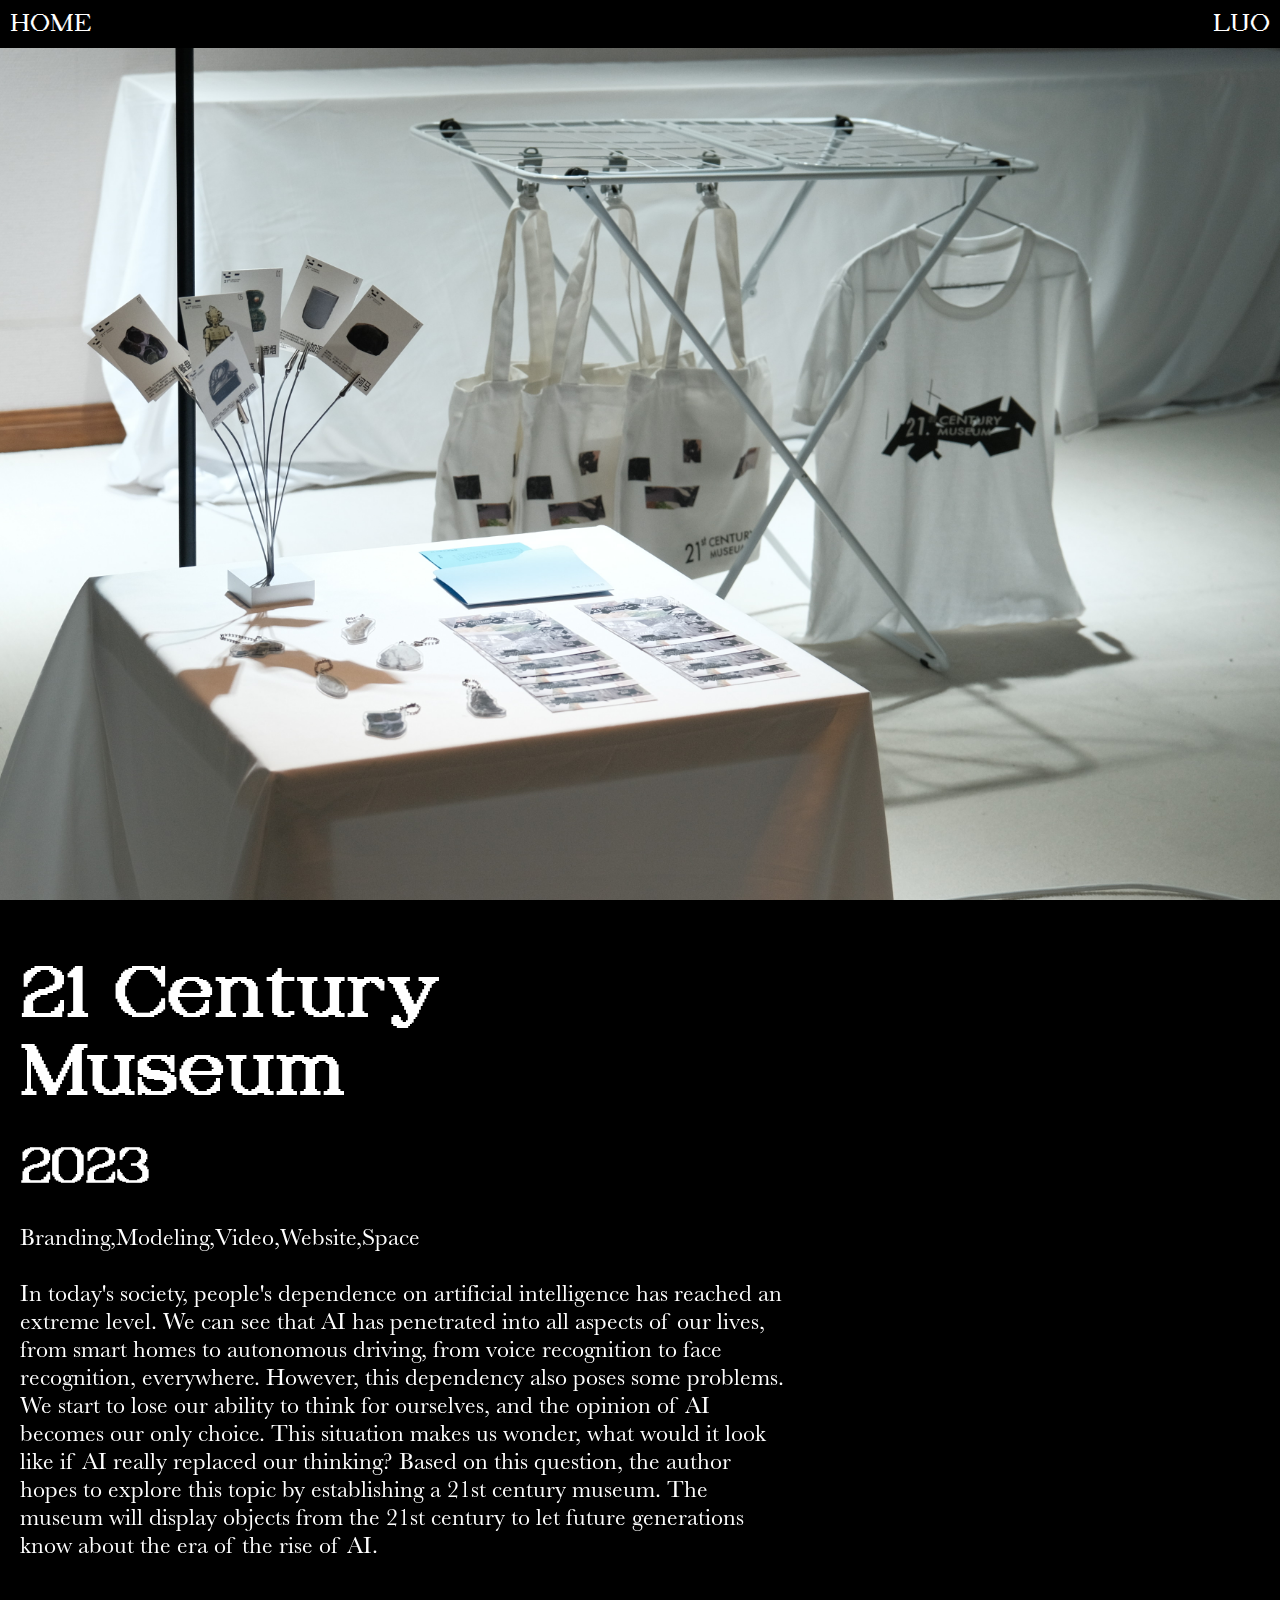
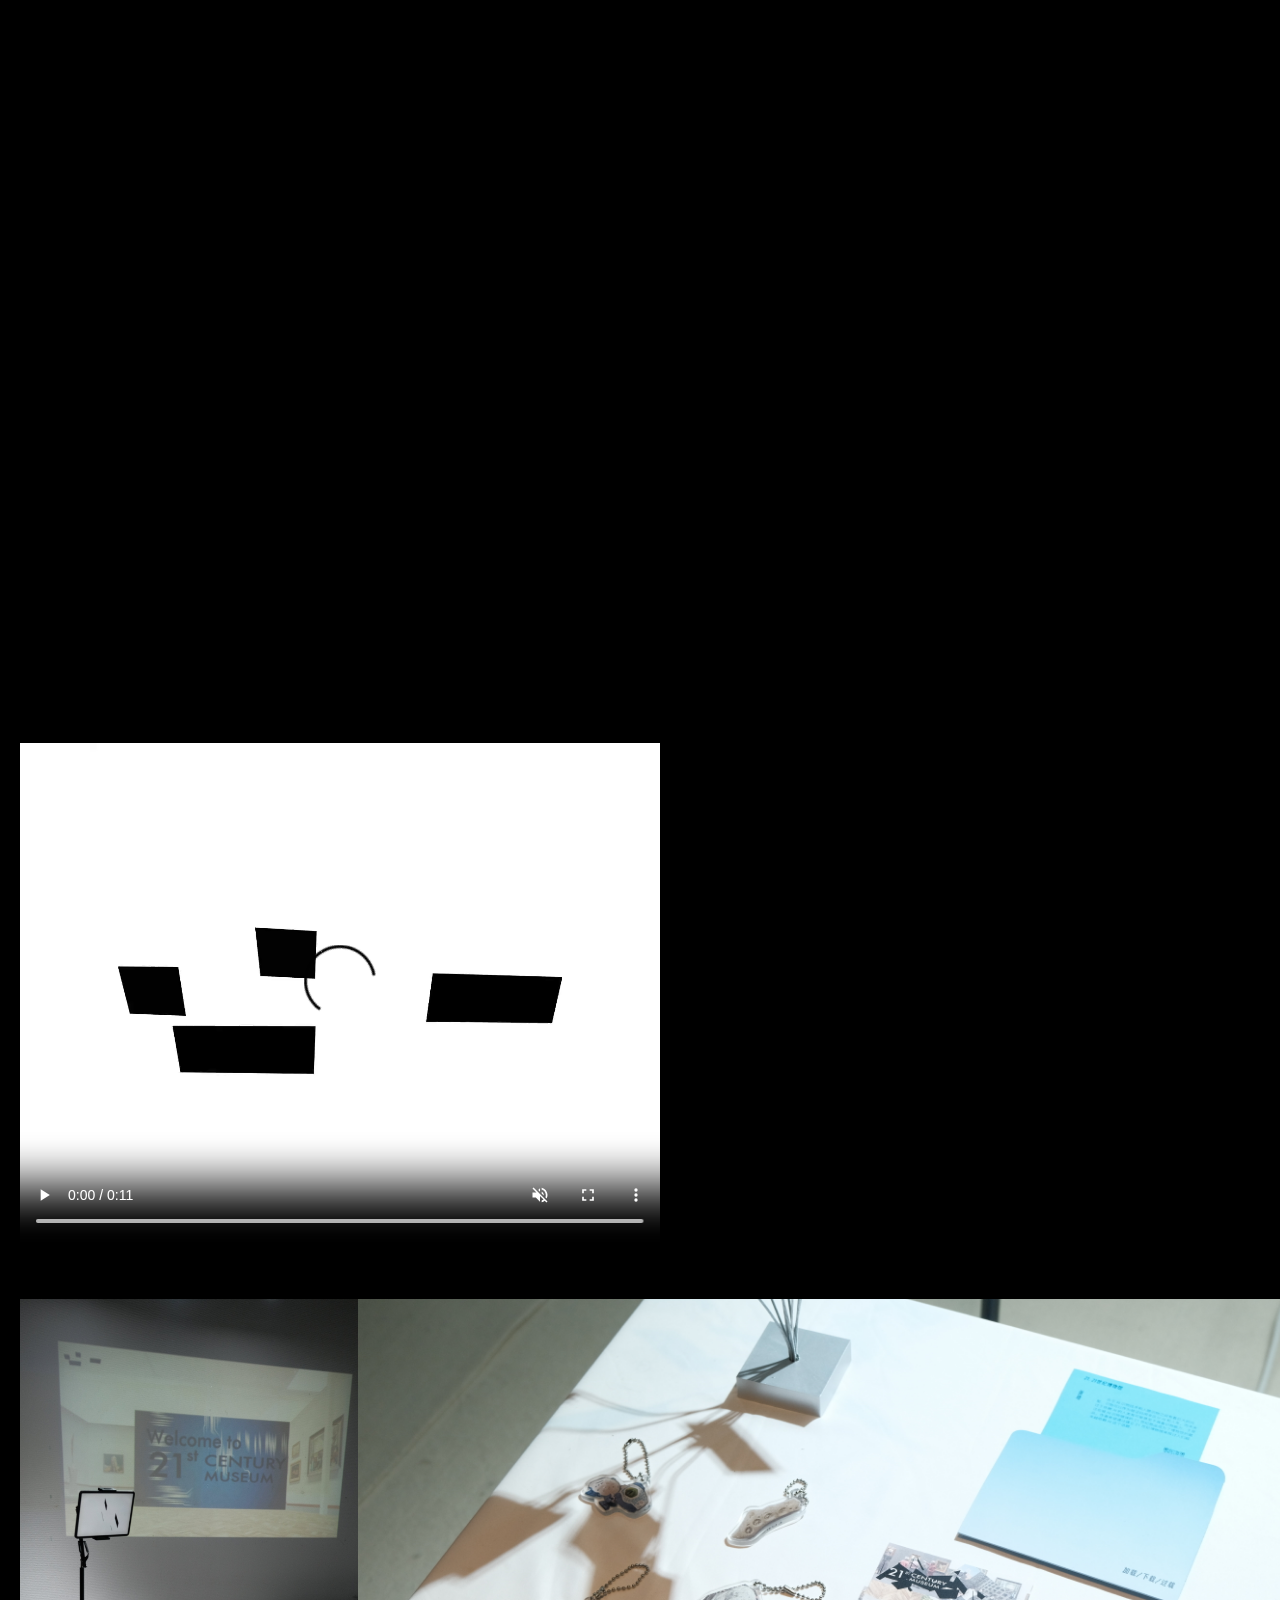
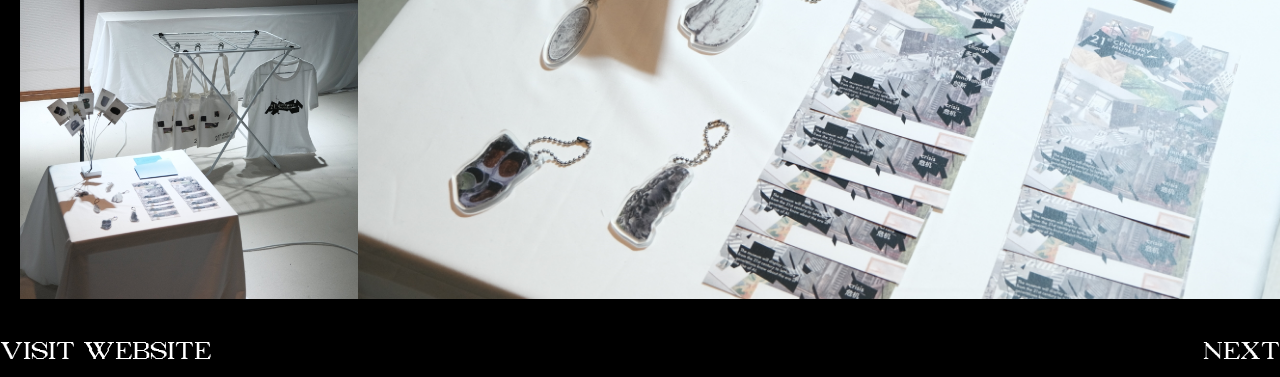
<file: 21centruymuseum/index.html>
<!DOCTYPE html>
<html>
    <head>
        <meta charset="UTF-8" />
      <title>21 Century Museum</title>
      <style>
        *{
            margin: 0;
            padding: 0;
        }
        html{
        font-size: 12pt;
        width: 100%;
        height: 100%;
    }
    a{
        color: #fff;
        text-decoration: none;
        font-family: "My Custom Font";
    }
    body {
        background-color: rgb(0, 0, 0);
        width:100%;
        height: 100%;
        font-size: 18pt ;
        font-family: Verdana, Geneva, Tahoma, sans-serif;
        cursor: url('../未标题-11_画板 1.png'), 30px;
    }
    article{font-size: 18pt}
    h3 {
        font-size: 70px;
        color: rgb(255, 255, 255);
        font-family: "My Custom Font";
        width: 55%;
    }
    h4 {
        font-size: 48px;
        color: rgb(255, 255, 255);
        font-family: "My Custom Font";
        width: 10%;
    }
    @font-face {
        font-family: 'My Custom Font';
        src: url('../Digitany.ttf') format('truetype');
        font-weight: normal;
        font-style: normal;}
    p {  
        color: rgb(255, 255, 255);
        font-size: 24px;
        width: 60%;
        font-family: "My Custom Font 2";
      }
      @font-face {
        font-family: 'My Custom Font 2';
        src: url('../Baskerville.ttf') format('truetype');
        font-weight: normal;
        font-style: normal;
    }
    
        .fixed-content {
        width: 100%;
          position: fixed;
          background-color: #000;
          padding: 10px;
          z-index: 99999; 
          display: flex;
          align-items: center;
          justify-content: space-between;
        }
        h3:hover{
            background-color: rgb(255, 255, 255);
        color: #000;}h4:hover{
            background-color: rgb(255, 255, 255);
        color: #000;}p:hover{
            background-color: rgb(255, 255, 255);
        color: #000;}
        .fixed-image {
          position: fixed;
          left: 50%;
   	 top: 50%;
   	 transform: translate(-50%, -50%);
          z-index: -1;
        }
        iframe{
            height: 52vw;
width: 95vw;
margin-left: 20px
        }
        .oneline_video{
            display: flex;
            flex-direction: row;
            justify-content: space-between;
        }
        .oneline_img{
            display: flex;
            flex-direction: row;
            justify-content: space-between;
        }
        .oneline_img2{
            display: flex;
            flex-direction: row;
            justify-content: space-between;
        }
        .bottom_menu{
            display: flex;
            height: 50px;
            align-items: center;
            justify-content: space-between;
        }
        .bac_IMG{
            /* width: 100%; */
            height: 100%;
            background-color: #fff;
        }
        .show_hide{
            display: none;
        }
      </style>
      </head>
    <body>
        <div class="fixed-content">
            <a href="../index.html" id="back">HOME</a>
            <a style="margin-right: 20px;" href="../index.html" id="back">LUO </a>
 </div>
        <br>
       <div style="width: 100%;height: 100%;"></div>

        <img id="bacImgshow" class="bac_IMG fixed-image" src="DSCF5649.JPG">
        <br>
            <h3 id="title_text" style="margin-left: 20px;">21 Century Museum </h3><br>
            <h4 style="margin-left: 20px;">2023</h4><br>
            <p style="margin-left: 20px;">
                Branding,Modeling,Video,Website,Space<br><br>
                In today's society, people's dependence on artificial intelligence has reached an extreme level. We can see that AI has penetrated into all aspects of our lives, from smart homes to autonomous driving, from voice recognition to face recognition, everywhere.
                However, this dependency also poses some problems. We start to lose our ability to think for ourselves, and the opinion of AI becomes our only choice. This situation makes us wonder, what would it look like if AI really replaced our thinking?
                Based on this question, the author hopes to explore this topic by establishing a 21st century museum. The museum will display objects from the 21st century to let future generations know about the era of the rise of AI.
             </p>
            <br>
            <br> <br>
            <iframe src="//player.bilibili.com/player.html?aid=657105375&bvid=BV1Eh4y1R7Sn&cid=1156843784&page=1" scrolling="no" border="0" frameborder="no" framespacing="0" allowfullscreen="true"> </iframe> <br> <br>
            <div class="oneline_video">
                <video src="5月1日.mp4" style="height: 500px;background-color: #fff;width: 50%;margin-left: 20px;"controls="controls" alt="walk"loop muted autoplay playsinline></video>
                <!-- <img style="height: 500px;background-color: #fff;margin-right: 20px;" src="海报_画板 1 副本 2_副本.jpg"/> -->
                 </div>
            <br> <br>
            <div class="oneline_img">
          <img  style="height: 600px;background-color: #fff;margin-left: 20px;" src="DSCF5644.JPG"/>
          <img  style="height: 600px;background-color: #fff;margin-right: 20px;" src="DSCF5637.JPG">
        </div>
    
        <br>
        <div class="bottom_menu">
             <a href="https://readymag.com/u1455324096/4220601/"target="_blank">VISIT WEBSITE</a>
            <a href="../chengjiao/index.html" id="back">NEXT</a>
        </div>
  
    </body>
    <script>
      (function(){
          let bacimg = document.getElementById('bacImgshow')
          let title_text = document.getElementById('title_text')
          console.log(title_text.style);
          // document.addEventListener("scroll",(e)=>{
          //    let _ = document.documentElement.scrollTop
          //    console.log(_);
          //    if(_>40){
          //     bacimg.classList.remove('show_hide')
          //    }
          //    if(_<40){
          //     bacimg.classList.add('show_hide')
          //    }
          // })
          moveCss()
          // 监听页面大小变化
          window.addEventListener('resize', function() {
              moveCss()
          });
          // 监听页面滚动
          window.addEventListener("scroll", () => {
              // 获取当前滚动位置
              const scrollY = window.scrollY;
              console.log(scrollY, 'scrollY--')
              if (/Android|webOS|iPhone|iPad|iPod|BlackBerry|IEMobile|Opera Mini/i.test(navigator.userAgent)) {
                  var element = document.getElementsByClassName('content'); 
                  // 获取元素距离页面顶部的距离
                  var distanceFromTop = element[0].offsetTop;
                  console.log('元素距离顶部的距离：' + distanceFromTop + ' 像素');
                  if(scrollY>distanceFromTop/3) {
                      element[0].style.backgroundColor = '#fff';
                      element[0].style.color = '#333';
                  } else {
                      element[0].style.backgroundColor = 'transparent';
                      element[0].style.color = '#fff';
                  }
  
                  if(scrollY>(distanceFromTop/3 + 100)) {
                      element[1].style.backgroundColor = '#fff';
                      element[1].style.color = '#333';
                  } else {
                      element[1].style.backgroundColor = 'transparent';
                      element[1].style.color = '#fff';
                  }
  
                  if(scrollY>(distanceFromTop/3 + 200)) {
                      element[2].style.backgroundColor = '#fff';
                      element[2].style.color = '#333';
                  } else {
                      element[2].style.backgroundColor = 'transparent';
                      element[2].style.color = '#fff';
                  }
              }
          })
      })()
      function moveCss() {
          // 获取所有元素
          var allBack = document.querySelectorAll('#back');
          
          var content = document.getElementsByClassName('content')[0];
          console.log(content);
          if (/Android|webOS|iPhone|iPad|iPod|BlackBerry|IEMobile|Opera Mini/i.test(navigator.userAgent)) {
              console.log("网页在移动端下");
              for (var i = 0; i < allBack.length; i++) {
                  allBack[i].style.fontSize = '60px';
              }
              content.style.fontSize = '60px';
          } else {
              for (var i = 0; i < allBack.length; i++) {
                  allBack[i].style.fontSize = '24px';
              }
              content.style.fontSize = '24px';
          }
      }
    </script>
   
</html>
</file>
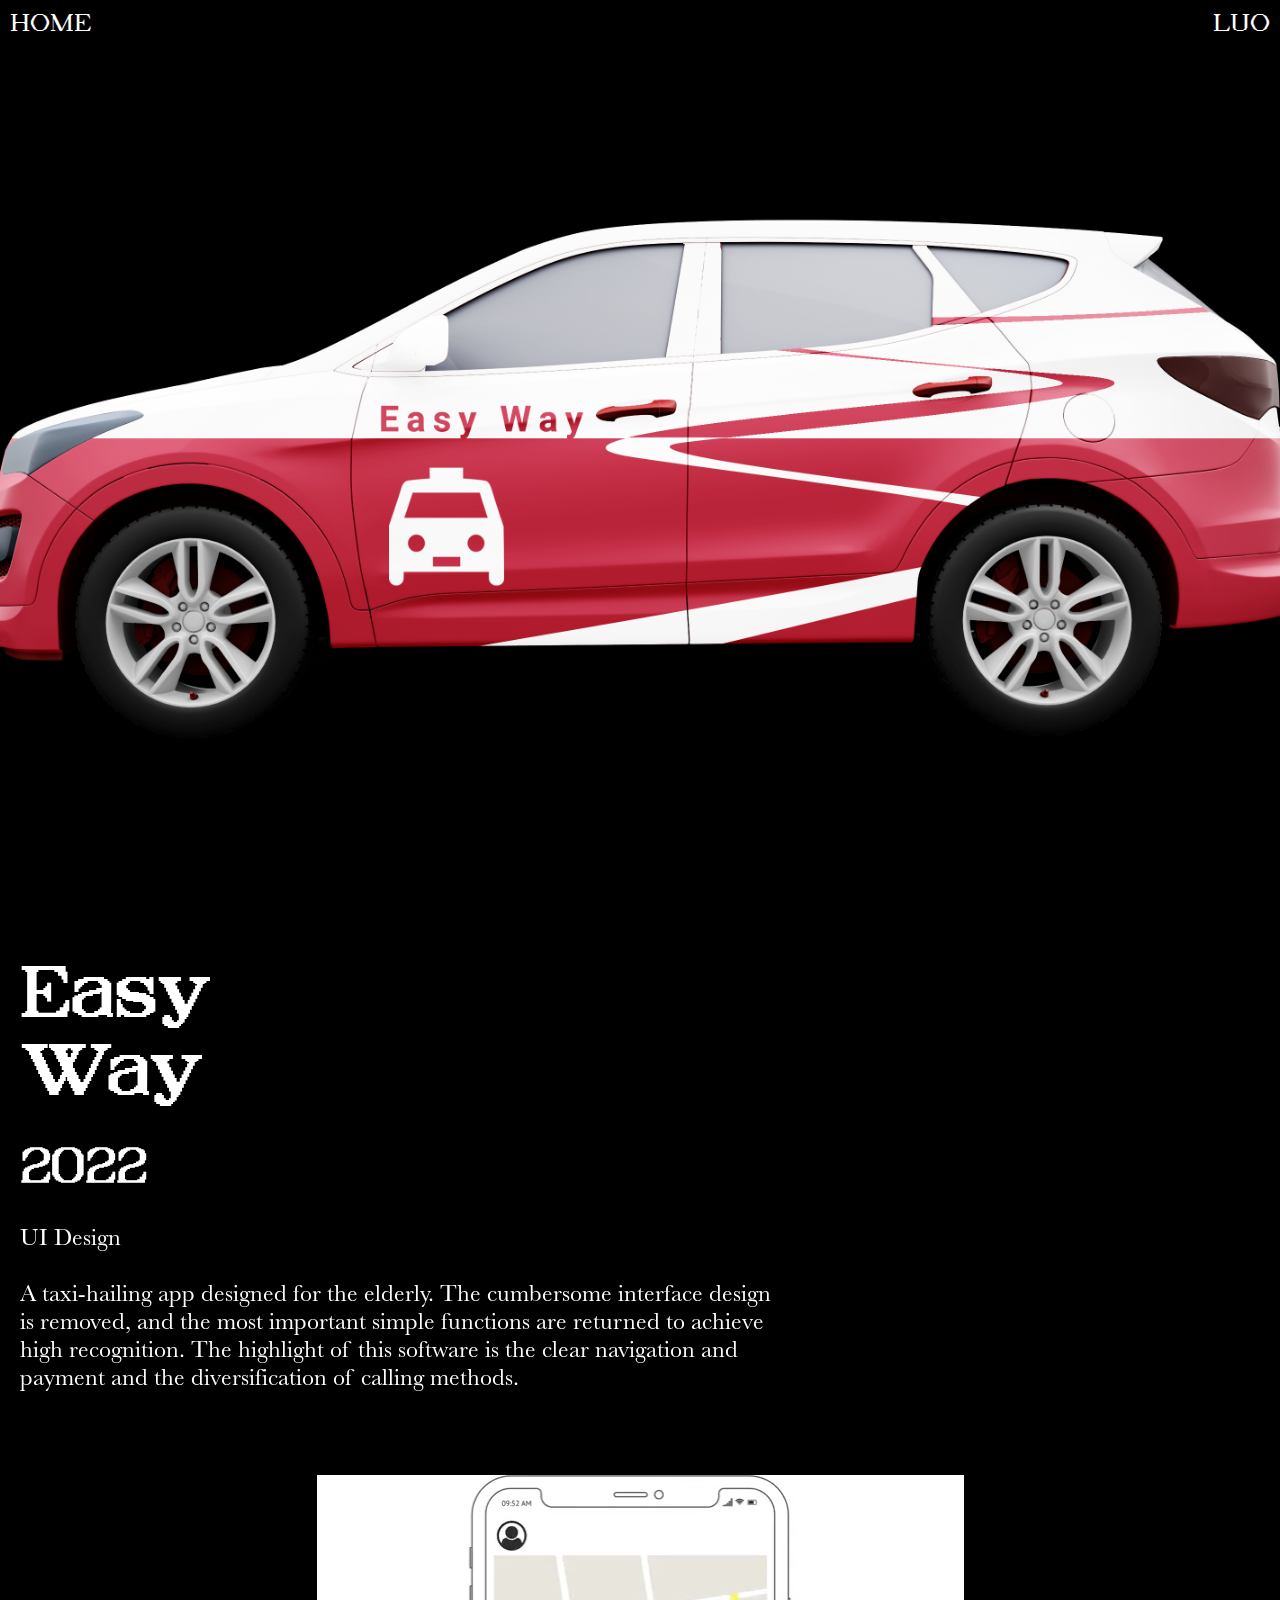
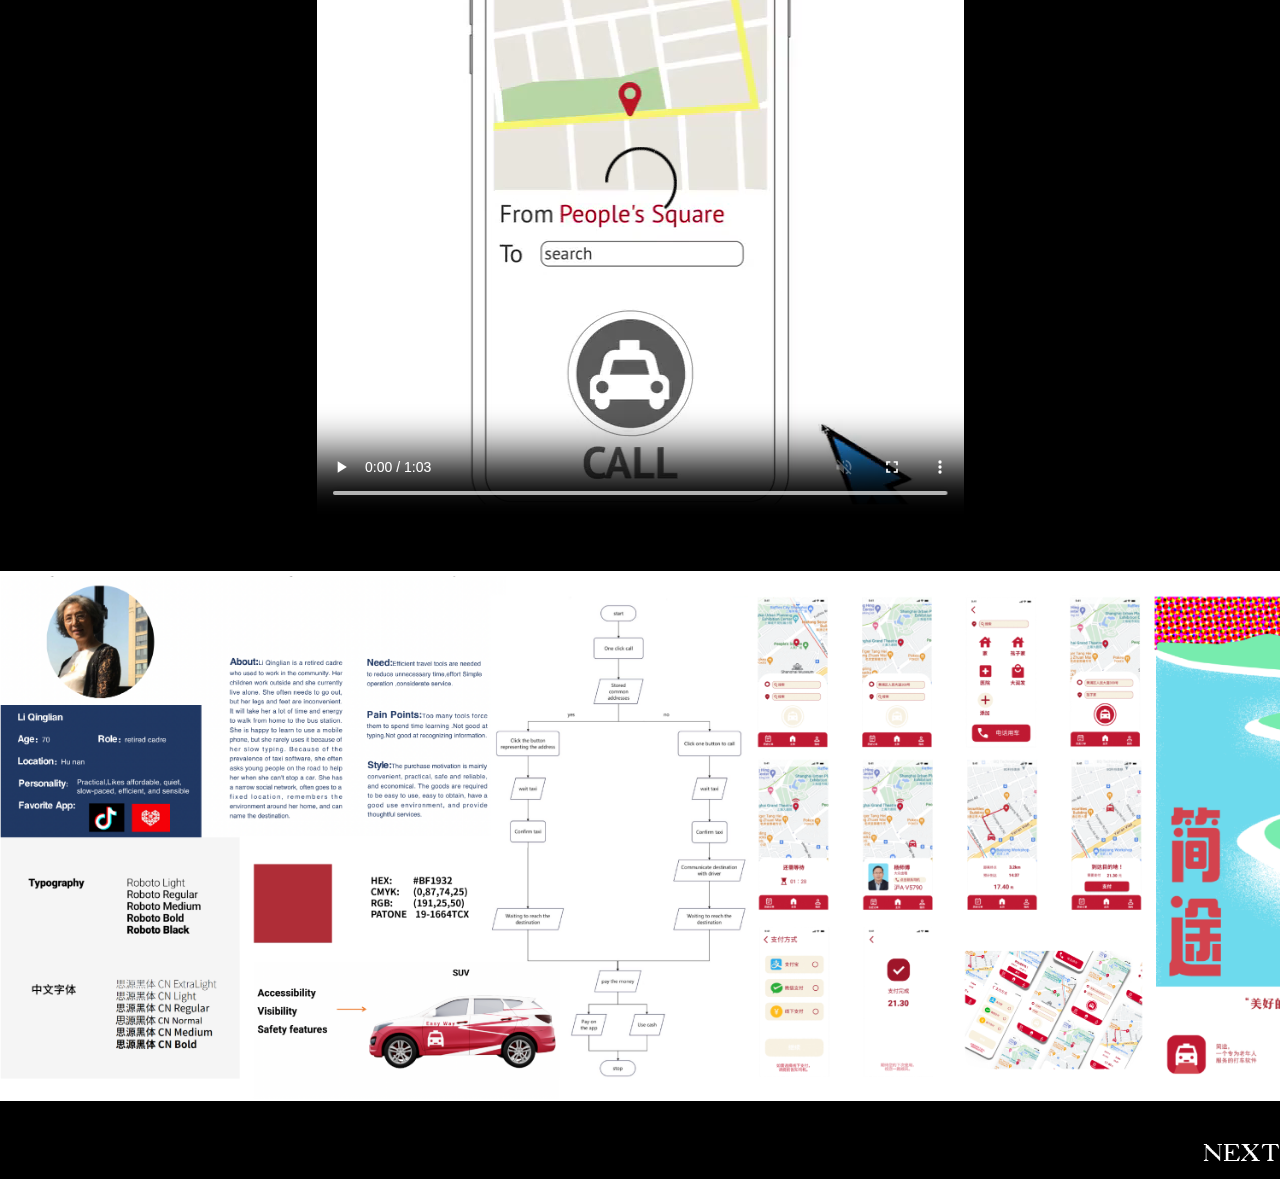
<file: easyway/index.html>
<!DOCTYPE html>
<html>
    <head>
        <meta charset="UTF-8" />
      <title>Easy Way</title>
      <style>
        *{
            margin: 0;
            padding: 0;
        }
        html{
        font-size: 12pt;
        width: 100%;
        height: 100%;
    }
    a{
        color: #fff;
        text-decoration: none;
        font-family: "My Custom Font";
    }
    body {
        background-color: rgb(0, 0, 0);
        width:100%;
        height: 100%;
        font-size: 18pt ;
        font-family: Verdana, Geneva, Tahoma, sans-serif;
        cursor: url('../未标题-11_画板 1.png'), 30px;
    }
    article{font-size: 18pt}
    h3 {
        font-size: 70px;
        color: rgb(255, 255, 255);
        font-family: "My Custom Font";
        width: 30%;}
    h4 {
        font-size: 48px;
        color: rgb(255, 255, 255);
        font-family: "My Custom Font";
        width: 10%;
    }
    @font-face {
        font-family: 'My Custom Font';
        src: url('../Digitany.ttf') format('truetype');
        font-weight: normal;
        font-style: normal;}
    p {  
        color: rgb(255, 255, 255);
        font-size: 24px;
        width: 60%;
        font-family: "My Custom Font 2";
      }
      @font-face {
        font-family: 'My Custom Font 2';
        src: url('../Baskerville.ttf') format('truetype');
        font-weight: normal;
        font-style: normal;
    }
    
        .fixed-content {
        width: 100%;
          position: fixed;
          background-color: #000;
          padding: 10px;
          z-index: 99999; 
          display: flex;
          align-items: center;
          justify-content: space-between;
        }
        h3:hover{
            background-color: rgb(255, 255, 255);
        color: #000;}h4:hover{
            background-color: rgb(255, 255, 255);
        color: #000;}p:hover{
            background-color: rgb(255, 255, 255);
        color: #000;}
        .fixed-image {
          position: fixed;
          left: 50%;
   	 top: 50%;
   	 transform: translate(-50%, -50%);
          z-index: -1;
        }
        video{
            max-width: 100%;
        }
        .oneline_video{
            display: flex;
            flex-direction: row;
        }
        .oneline_img{
            display: flex;
            flex-direction: row;
            justify-content: space-between;
        }
        .bottom_menu{
            display: flex;
            height: 50px;
            align-items: center;
            justify-content: space-between;
        }
        .bac_IMG{
            /* width: 100%; */
            height: 100%;
        }
        .show_hide{
            display: none;
        }
      </style>
      </head>
    <body>
        <div class="fixed-content">
            <a href="../index.html" id="back">HOME</a>
            <a style="margin-right: 20px;" href="../index.html" id="back">LUO </a>
 </div>
        <br>
       <div style="width: 100%;height: 100%;"></div>

        <img id="bacImgshow" class="bac_IMG fixed-image" src="../55.png"/>
        <br>
            <h3 id="title_text" style="margin-left: 20px;">Easy Way </h3><br>
            <h4 style="margin-left: 20px;">2022</h4><br>
            <p style="margin-left: 20px;">
                UI Design<br><br>
                A taxi-hailing app designed for the elderly.
               The cumbersome interface design is removed, and the most important simple functions are returned to achieve high recognition.
               The highlight of this software is the clear navigation and payment and the diversification of calling methods.
                </p>
            <br>
            <br> <br>
            <video  src="G3_Annie Laura Lareina Dannie.mp4" style="margin: 0 auto;display: block;"controls="controls" alt="walk"loop muted autoplay playsinline></video>
            <br> <br>
            <div class="oneline_img">
            <img style="height: 530px;background-color: #fff;" src="张珞_设计实习作品集-13.png"/><br>
          <img  style="height: 530px;background-color: #fff;" src="张珞_设计实习作品集-14.png"/>
        </div>
        <br>
        <div class="bottom_menu">
          <a href="../flankton/index.html" id="back">     </a>
            <a href="../flankton/index.html" id="back">NEXT</a>
        </div>
  
    </body>
    <script>
      (function(){
          let bacimg = document.getElementById('bacImgshow')
          let title_text = document.getElementById('title_text')
          console.log(title_text.style);
          // document.addEventListener("scroll",(e)=>{
          //    let _ = document.documentElement.scrollTop
          //    console.log(_);
          //    if(_>40){
          //     bacimg.classList.remove('show_hide')
          //    }
          //    if(_<40){
          //     bacimg.classList.add('show_hide')
          //    }
          // })
          moveCss()
          // 监听页面大小变化
          window.addEventListener('resize', function() {
              moveCss()
          });
          // 监听页面滚动
          window.addEventListener("scroll", () => {
              // 获取当前滚动位置
              const scrollY = window.scrollY;
              console.log(scrollY, 'scrollY--')
              if (/Android|webOS|iPhone|iPad|iPod|BlackBerry|IEMobile|Opera Mini/i.test(navigator.userAgent)) {
                  var element = document.getElementsByClassName('content'); 
                  // 获取元素距离页面顶部的距离
                  var distanceFromTop = element[0].offsetTop;
                  console.log('元素距离顶部的距离：' + distanceFromTop + ' 像素');
                  if(scrollY>distanceFromTop/3) {
                      element[0].style.backgroundColor = '#fff';
                      element[0].style.color = '#333';
                  } else {
                      element[0].style.backgroundColor = 'transparent';
                      element[0].style.color = '#fff';
                  }
  
                  if(scrollY>(distanceFromTop/3 + 100)) {
                      element[1].style.backgroundColor = '#fff';
                      element[1].style.color = '#333';
                  } else {
                      element[1].style.backgroundColor = 'transparent';
                      element[1].style.color = '#fff';
                  }
  
                  if(scrollY>(distanceFromTop/3 + 200)) {
                      element[2].style.backgroundColor = '#fff';
                      element[2].style.color = '#333';
                  } else {
                      element[2].style.backgroundColor = 'transparent';
                      element[2].style.color = '#fff';
                  }
              }
          })
      })()
      function moveCss() {
          // 获取所有元素
          var allBack = document.querySelectorAll('#back');
          
          var content = document.getElementsByClassName('content')[0];
          console.log(content);
          if (/Android|webOS|iPhone|iPad|iPod|BlackBerry|IEMobile|Opera Mini/i.test(navigator.userAgent)) {
              console.log("网页在移动端下");
              for (var i = 0; i < allBack.length; i++) {
                  allBack[i].style.fontSize = '60px';
              }
              content.style.fontSize = '60px';
          } else {
              for (var i = 0; i < allBack.length; i++) {
                  allBack[i].style.fontSize = '24px';
              }
              content.style.fontSize = '24px';
          }
      }
    </script>
   
</html>
</file>
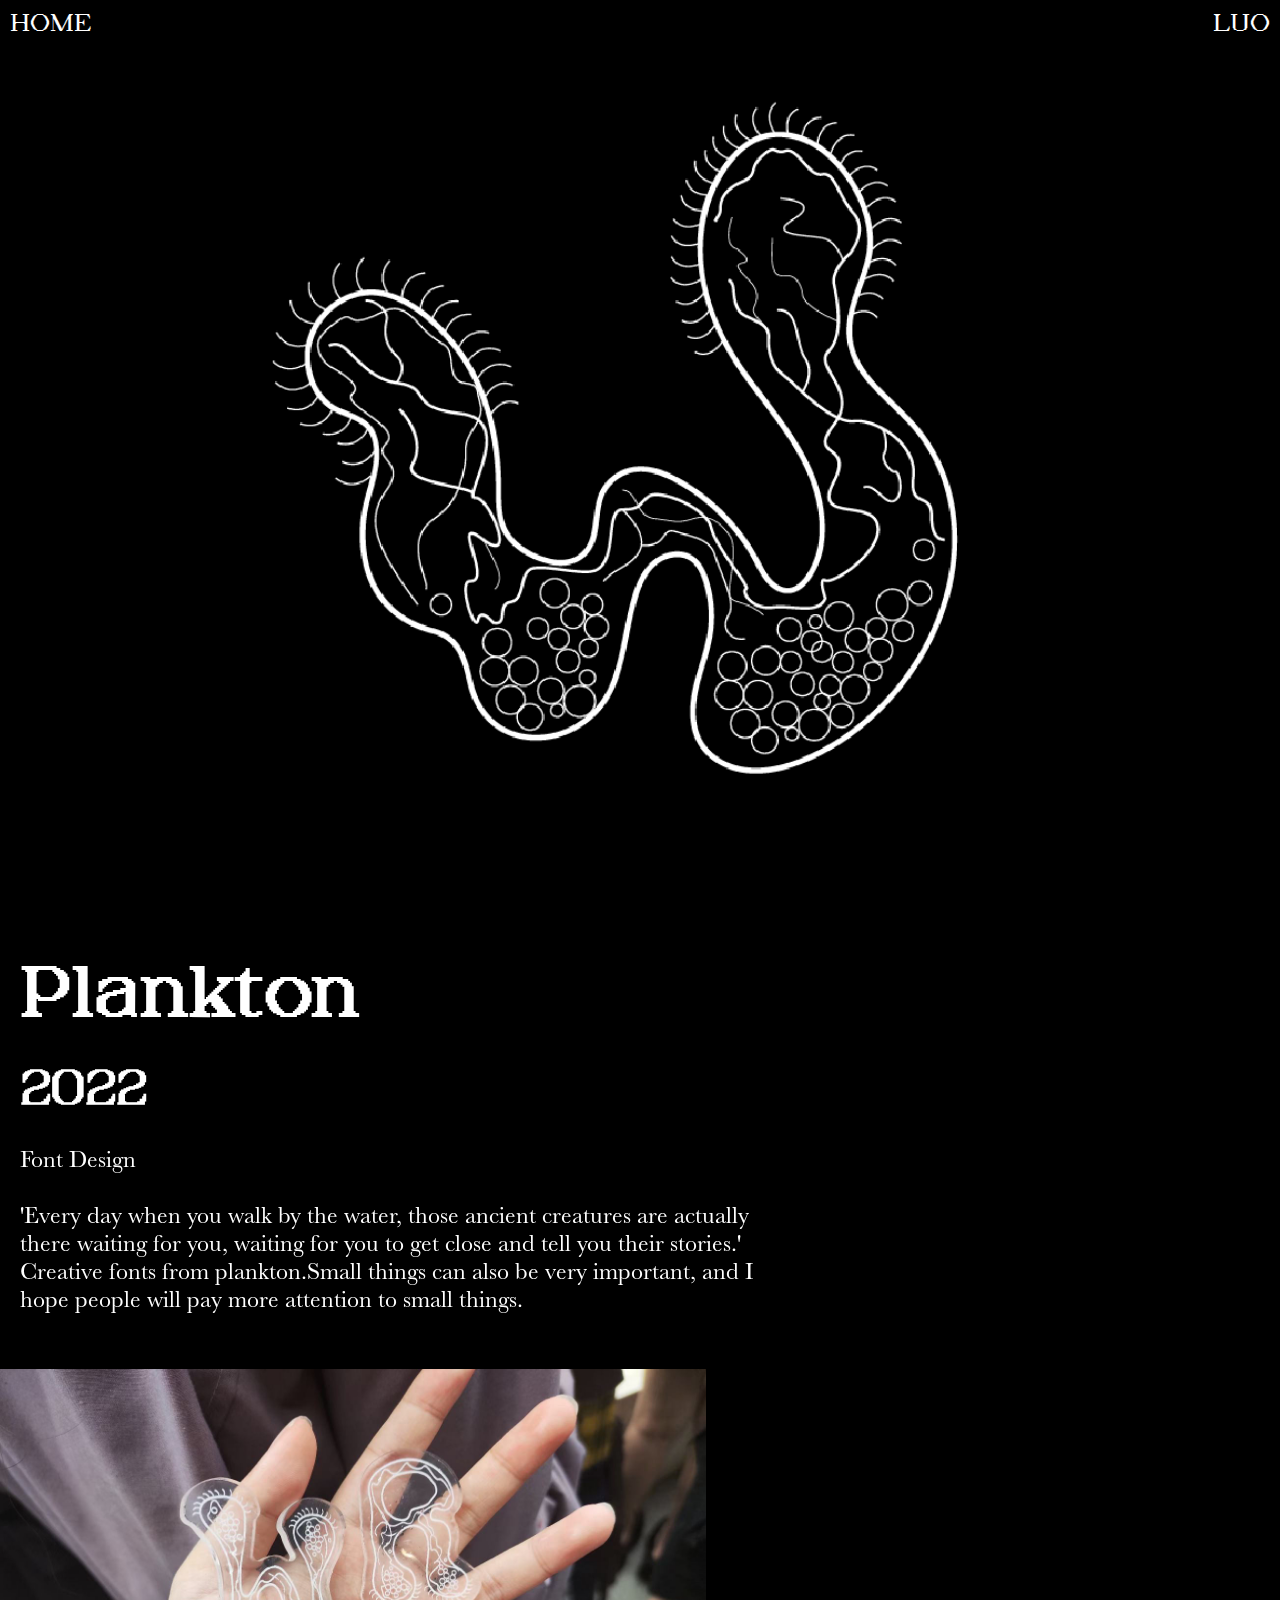
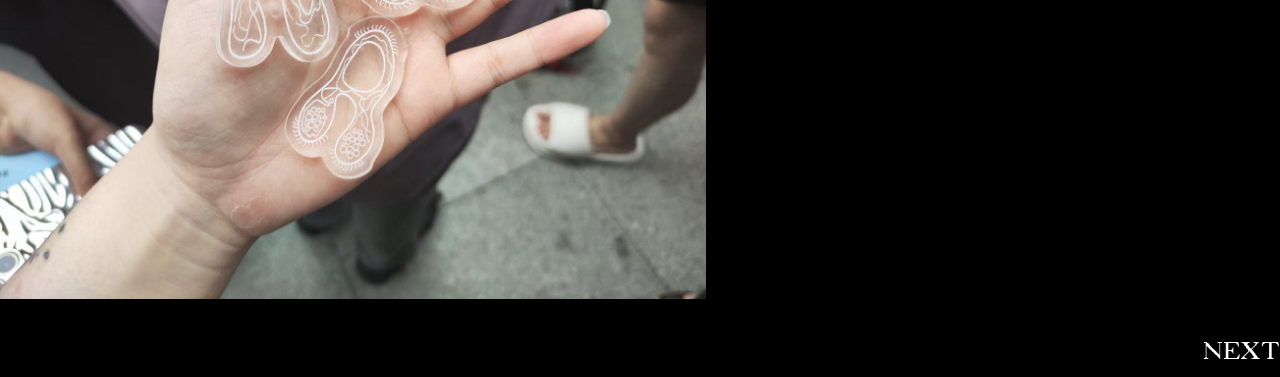
<file: flankton/index.html>
<!DOCTYPE html>
<html>

<head>
    <meta charset="UTF-8" />
    <title>Plankton</title>
    <style>
        * {
            margin: 0;
            padding: 0;
        }

        html {
            font-size: 12pt;
            width: 100%;
            height: 100%;
        }

        a {
            color: #fff;
            text-decoration: none;
            font-family: "My Custom Font";
        }

        body {
            background-color: rgb(0, 0, 0);
            width: 100%;
            height: 100%;
            font-size: 18pt;
            font-family: Verdana, Geneva, Tahoma, sans-serif;
            cursor: url('../未标题-11_画板 1.png'), 30px;
        }

        article {
            font-size: 18pt
        }

        h3 {
            font-size: 70px;
            color: rgb(255, 255, 255);
            font-family: "My Custom Font";
            width: 30%;
        }

        h4 {
            font-size: 48px;
            color: rgb(255, 255, 255);
            font-family: "My Custom Font";
            width: 10%;
        }

        @font-face {
            font-family: 'My Custom Font';
            src: url('../Digitany.ttf') format('truetype');
            font-weight: normal;
            font-style: normal;
        }

        p {
            color: rgb(255, 255, 255);
            font-size: 24px;
            width: 60%;
            font-family: "My Custom Font 2";
        }

        @font-face {
            font-family: 'My Custom Font 2';
            src: url('../Baskerville.ttf') format('truetype');
            font-weight: normal;
            font-style: normal;
        }

        .fixed-content {
            width: 100%;
            position: fixed;
            background-color: #000;
            padding: 10px;
            z-index: 99999;
            display: flex;
            align-items: center;
            justify-content: space-between;
        }

        h3:hover {
            background-color: rgb(255, 255, 255);
            color: #000;
        }

        h4:hover {
            background-color: rgb(255, 255, 255);
            color: #000;
        }

        p:hover {
            background-color: rgb(255, 255, 255);
            color: #000;
        }

        .fixed-image {
            position: fixed;
            left: 50%;
            top: 50%;
            transform: translate(-50%, -50%);
            z-index: -1;
        }

        video {
            max-width: 100%;
        }

        .oneline_video {
            display: flex;
            flex-direction: row;
        }

        .oneline_img {
            display: flex;
            flex-direction: row;
            justify-content: space-between;
        }

        .bottom_menu {
            display: flex;
            height: 50px;
            align-items: center;
            justify-content: space-between;
        }

        .bac_IMG {
            /* width: 100%; */
            height: 100%;
        }

        .show_hide {
            display: none;
        }
    </style>
</head>

<body>
    <div class="fixed-content">
        <a href="../index.html" id="back">HOME</a>
        <a style="margin-right: 20px;" href="../index.html" class="" id="back">LUO </a>
    </div>
    <br>
    <div style="width: 100%;height: 100%;"></div>

    <img id="bacImgshow" class="bac_IMG fixed-image" src="../web-07.png" />
    <br>
    <h3 id="title_text" style="margin-left: 20px;">Plankton </h3><br>
    <h4 style="margin-left: 20px;">2022</h4><br>
    <p style="margin-left: 20px;" class="content">
        Font Design<br><br>
        'Every day when you walk by the water, those ancient creatures are actually there waiting for you, waiting for
        you to get close and tell you their stories.'
        <br>Creative fonts from plankton.Small things can also be very important, and I hope people will pay more
        attention to small things.
    </p>
    <br> <br>
    <div class="oneline_img">
        <img style="height: 530px;background-color: #fff;" src="IMG_8398.JPG" /><br>
    </div>
    <br>
    <div class="bottom_menu">
        <a href="../flankton/index.html" id="back"> </a>
        <a href="../haihai/index.html" id="back">NEXT</a>
    </div>

</body>
<script>
  (function(){
      let bacimg = document.getElementById('bacImgshow')
      let title_text = document.getElementById('title_text')
      console.log(title_text.style);
      // document.addEventListener("scroll",(e)=>{
      //    let _ = document.documentElement.scrollTop
      //    console.log(_);
      //    if(_>40){
      //     bacimg.classList.remove('show_hide')
      //    }
      //    if(_<40){
      //     bacimg.classList.add('show_hide')
      //    }
      // })
      moveCss()
      // 监听页面大小变化
      window.addEventListener('resize', function() {
          moveCss()
      });
      // 监听页面滚动
      window.addEventListener("scroll", () => {
          // 获取当前滚动位置
          const scrollY = window.scrollY;
          console.log(scrollY, 'scrollY--')
          if (/Android|webOS|iPhone|iPad|iPod|BlackBerry|IEMobile|Opera Mini/i.test(navigator.userAgent)) {
              var element = document.getElementsByClassName('content'); 
              // 获取元素距离页面顶部的距离
              var distanceFromTop = element[0].offsetTop;
              console.log('元素距离顶部的距离：' + distanceFromTop + ' 像素');
              if(scrollY>distanceFromTop/3) {
                  element[0].style.backgroundColor = '#fff';
                  element[0].style.color = '#333';
              } else {
                  element[0].style.backgroundColor = 'transparent';
                  element[0].style.color = '#fff';
              }

              if(scrollY>(distanceFromTop/3 + 100)) {
                  element[1].style.backgroundColor = '#fff';
                  element[1].style.color = '#333';
              } else {
                  element[1].style.backgroundColor = 'transparent';
                  element[1].style.color = '#fff';
              }

              if(scrollY>(distanceFromTop/3 + 200)) {
                  element[2].style.backgroundColor = '#fff';
                  element[2].style.color = '#333';
              } else {
                  element[2].style.backgroundColor = 'transparent';
                  element[2].style.color = '#fff';
              }
          }
      })
  })()
  function moveCss() {
      // 获取所有元素
      var allBack = document.querySelectorAll('#back');
      
      var content = document.getElementsByClassName('content')[0];
      console.log(content);
      if (/Android|webOS|iPhone|iPad|iPod|BlackBerry|IEMobile|Opera Mini/i.test(navigator.userAgent)) {
          console.log("网页在移动端下");
          for (var i = 0; i < allBack.length; i++) {
              allBack[i].style.fontSize = '60px';
          }
          content.style.fontSize = '60px';
      } else {
          for (var i = 0; i < allBack.length; i++) {
              allBack[i].style.fontSize = '24px';
          }
          content.style.fontSize = '24px';
      }
  }
</script>


</html>
</file>
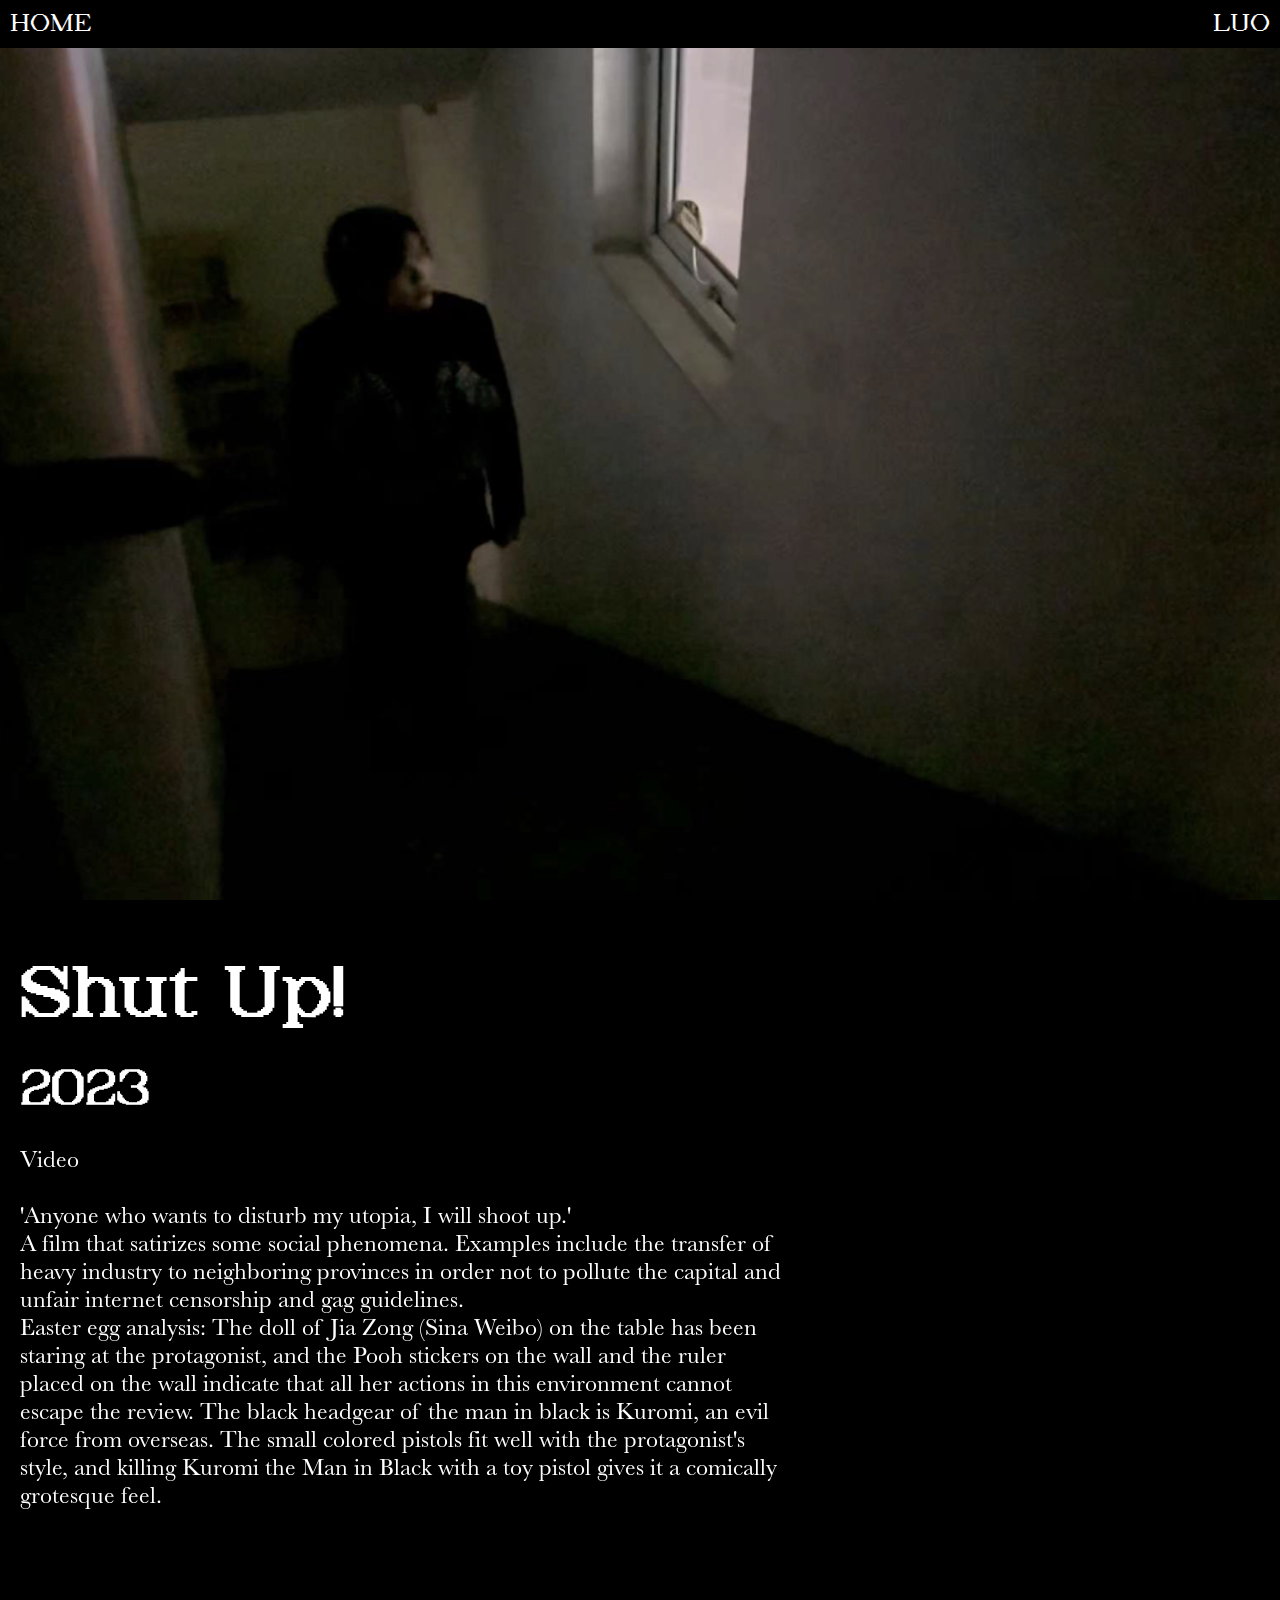
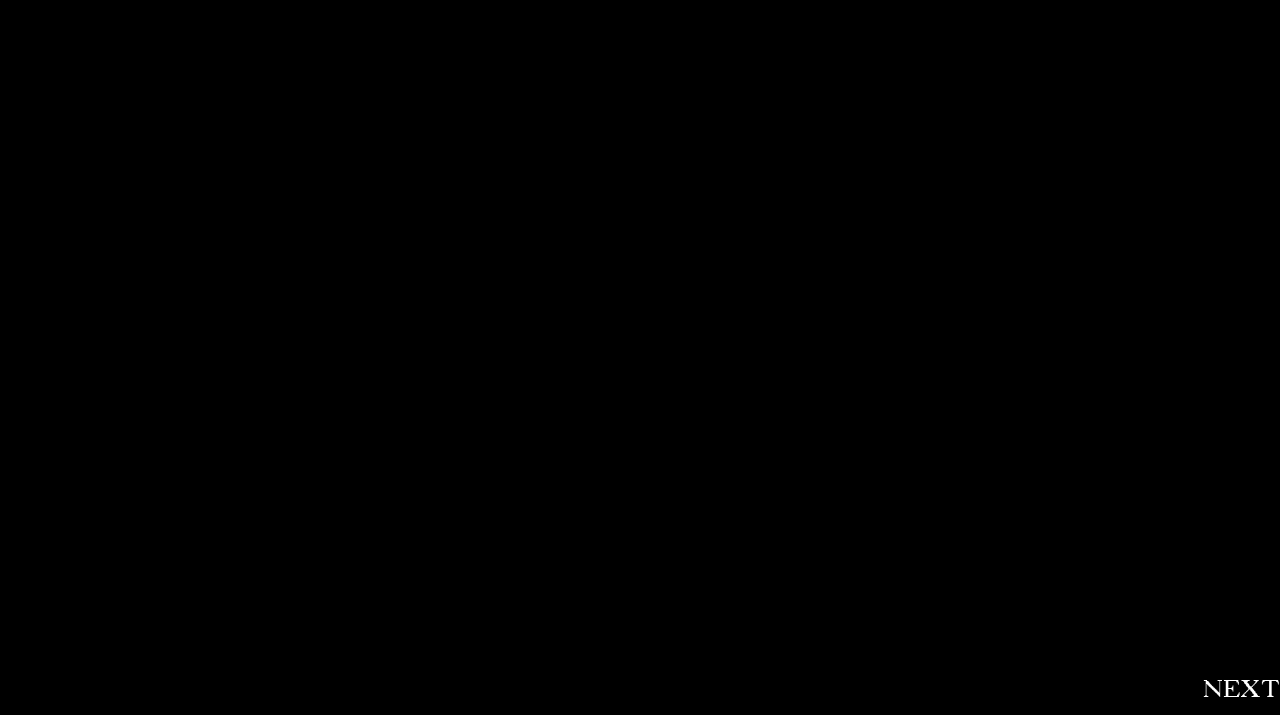
<file: shut up/index.html>
<!DOCTYPE html>
<html>
    <head>
        <meta charset="UTF-8" />
      <title>Shut Up!</title>
      <style>
        *{
            margin: 0;
            padding: 0;
        }
        html{
        font-size: 12pt;
        width: 100%;
        height: 100%;
    }
    a{
        color: #fff;
        text-decoration: none;
        font-family: "My Custom Font";
    }
    body {
        background-color: rgb(0, 0, 0);
        width:100%;
        height: 100%;
        font-size: 18pt ;
        font-family: Verdana, Geneva, Tahoma, sans-serif;
        cursor: url('../未标题-11_画板 1.png'), 30px;
    }
    article{font-size: 18pt}
    h3 {
        font-size: 70px;
        color: rgb(255, 255, 255);
        font-family: "My Custom Font";
        width: 30%;}
    h4 {
        font-size: 48px;
        color: rgb(255, 255, 255);
        font-family: "My Custom Font";
        width: 10%;
    }
    @font-face {
        font-family: 'My Custom Font';
        src: url('../Digitany.ttf') format('truetype');
        font-weight: normal;
        font-style: normal;}
    p {  
        color: rgb(255, 255, 255);
        font-size: 24px;
        width: 60%;
        font-family: "My Custom Font 2";
      }
      @font-face {
        font-family: 'My Custom Font 2';
        src: url('../Baskerville.ttf') format('truetype');
        font-weight: normal;
        font-style: normal;
    }
    
        .fixed-content {
        width: 100%;
          position: fixed;
          background-color: #000;
          padding: 10px;
          z-index: 99999; 
          display: flex;
          align-items: center;
          justify-content: space-between;
        }
        h3:hover{
            background-color: rgb(255, 255, 255);
        color: #000;}h4:hover{
            background-color: rgb(255, 255, 255);
        color: #000;}p:hover{
            background-color: rgb(255, 255, 255);
        color: #000;}
        .fixed-image {
          position: fixed;
          left: 50%;
   	 top: 50%;
   	 transform: translate(-50%, -50%);
          z-index: -1;
        }
        iframe{
            height: 52vw;
width: 95vw;
margin-left: 20px
        }
        .oneline_video{
            display: flex;
            flex-direction: row;
        }
        .oneline_img{
            display: flex;
            flex-direction: row;
        }
        .bottom_menu{
            display: flex;
            height: 50px;
            align-items: center;
            justify-content: space-between;
        }
        .bac_IMG{
            /* width: 100%; */
            height: 100%;
        }
        .show_hide{
            display: none;
        }
      </style>
      </head>
    <body>
        <div class="fixed-content">
            <a href="../index.html" id="back">HOME</a>
            <a style="margin-right: 20px;" href="../index.html" id="back">LUO </a>
 </div>
        <br>
       <div style="width: 100%;height: 100%;"></div>

        <img id="bacImgshow" class="bac_IMG fixed-image" src="../web-10.png"/>
        <br>
            <h3 id="title_text" style="margin-left: 20px;">Shut Up! </h3><br>
            <h4 style="margin-left: 20px;">2023</h4><br>
            <p style="margin-left: 20px;">
                Video<br><br>
                'Anyone who wants to disturb my utopia, I will shoot up.'
                <br>A film that satirizes some social phenomena. Examples include the transfer of heavy industry to neighboring provinces in order not to pollute the capital and unfair internet censorship and gag guidelines.
                <br>Easter egg analysis: The doll of Jia Zong (Sina Weibo) on the table has been staring at the protagonist, and the Pooh stickers on the wall and the ruler placed on the wall indicate that all her actions in this environment cannot escape the review. The black headgear of the man in black is Kuromi, an evil force from overseas. The small colored pistols fit well with the protagonist's style, and killing Kuromi the Man in Black with a toy pistol gives it a comically grotesque feel. </p>
             </p>
            <br>
            <br> <br>
            <iframe src="//player.bilibili.com/player.html?aid=487090512&bvid=BV1QN411r77x&cid=1156835556&page=1" scrolling="no" border="0" frameborder="no" framespacing="0" allowfullscreen="true"
            > 
                style="margin-left: 20px
            </iframe>
            <br>
        <div class="bottom_menu">
            <a href="../index.html" id="   ">   </a>
            <a href="../suanming/index.html" id="back">NEXT</a>
        </div>
    </body>
    <script>
      (function(){
          let bacimg = document.getElementById('bacImgshow')
          let title_text = document.getElementById('title_text')
          console.log(title_text.style);
          // document.addEventListener("scroll",(e)=>{
          //    let _ = document.documentElement.scrollTop
          //    console.log(_);
          //    if(_>40){
          //     bacimg.classList.remove('show_hide')
          //    }
          //    if(_<40){
          //     bacimg.classList.add('show_hide')
          //    }
          // })
          moveCss()
          // 监听页面大小变化
          window.addEventListener('resize', function() {
              moveCss()
          });
          // 监听页面滚动
          window.addEventListener("scroll", () => {
              // 获取当前滚动位置
              const scrollY = window.scrollY;
              console.log(scrollY, 'scrollY--')
              if (/Android|webOS|iPhone|iPad|iPod|BlackBerry|IEMobile|Opera Mini/i.test(navigator.userAgent)) {
                  var element = document.getElementsByClassName('content'); 
                  // 获取元素距离页面顶部的距离
                  var distanceFromTop = element[0].offsetTop;
                  console.log('元素距离顶部的距离：' + distanceFromTop + ' 像素');
                  if(scrollY>distanceFromTop/3) {
                      element[0].style.backgroundColor = '#fff';
                      element[0].style.color = '#333';
                  } else {
                      element[0].style.backgroundColor = 'transparent';
                      element[0].style.color = '#fff';
                  }
  
                  if(scrollY>(distanceFromTop/3 + 100)) {
                      element[1].style.backgroundColor = '#fff';
                      element[1].style.color = '#333';
                  } else {
                      element[1].style.backgroundColor = 'transparent';
                      element[1].style.color = '#fff';
                  }
  
                  if(scrollY>(distanceFromTop/3 + 200)) {
                      element[2].style.backgroundColor = '#fff';
                      element[2].style.color = '#333';
                  } else {
                      element[2].style.backgroundColor = 'transparent';
                      element[2].style.color = '#fff';
                  }
              }
          })
      })()
      function moveCss() {
          // 获取所有元素
          var allBack = document.querySelectorAll('#back');
          
          var content = document.getElementsByClassName('content')[0];
          console.log(content);
          if (/Android|webOS|iPhone|iPad|iPod|BlackBerry|IEMobile|Opera Mini/i.test(navigator.userAgent)) {
              console.log("网页在移动端下");
              for (var i = 0; i < allBack.length; i++) {
                  allBack[i].style.fontSize = '60px';
              }
              content.style.fontSize = '60px';
          } else {
              for (var i = 0; i < allBack.length; i++) {
                  allBack[i].style.fontSize = '24px';
              }
              content.style.fontSize = '24px';
          }
      }
    </script>
   
 
</html>
</file>
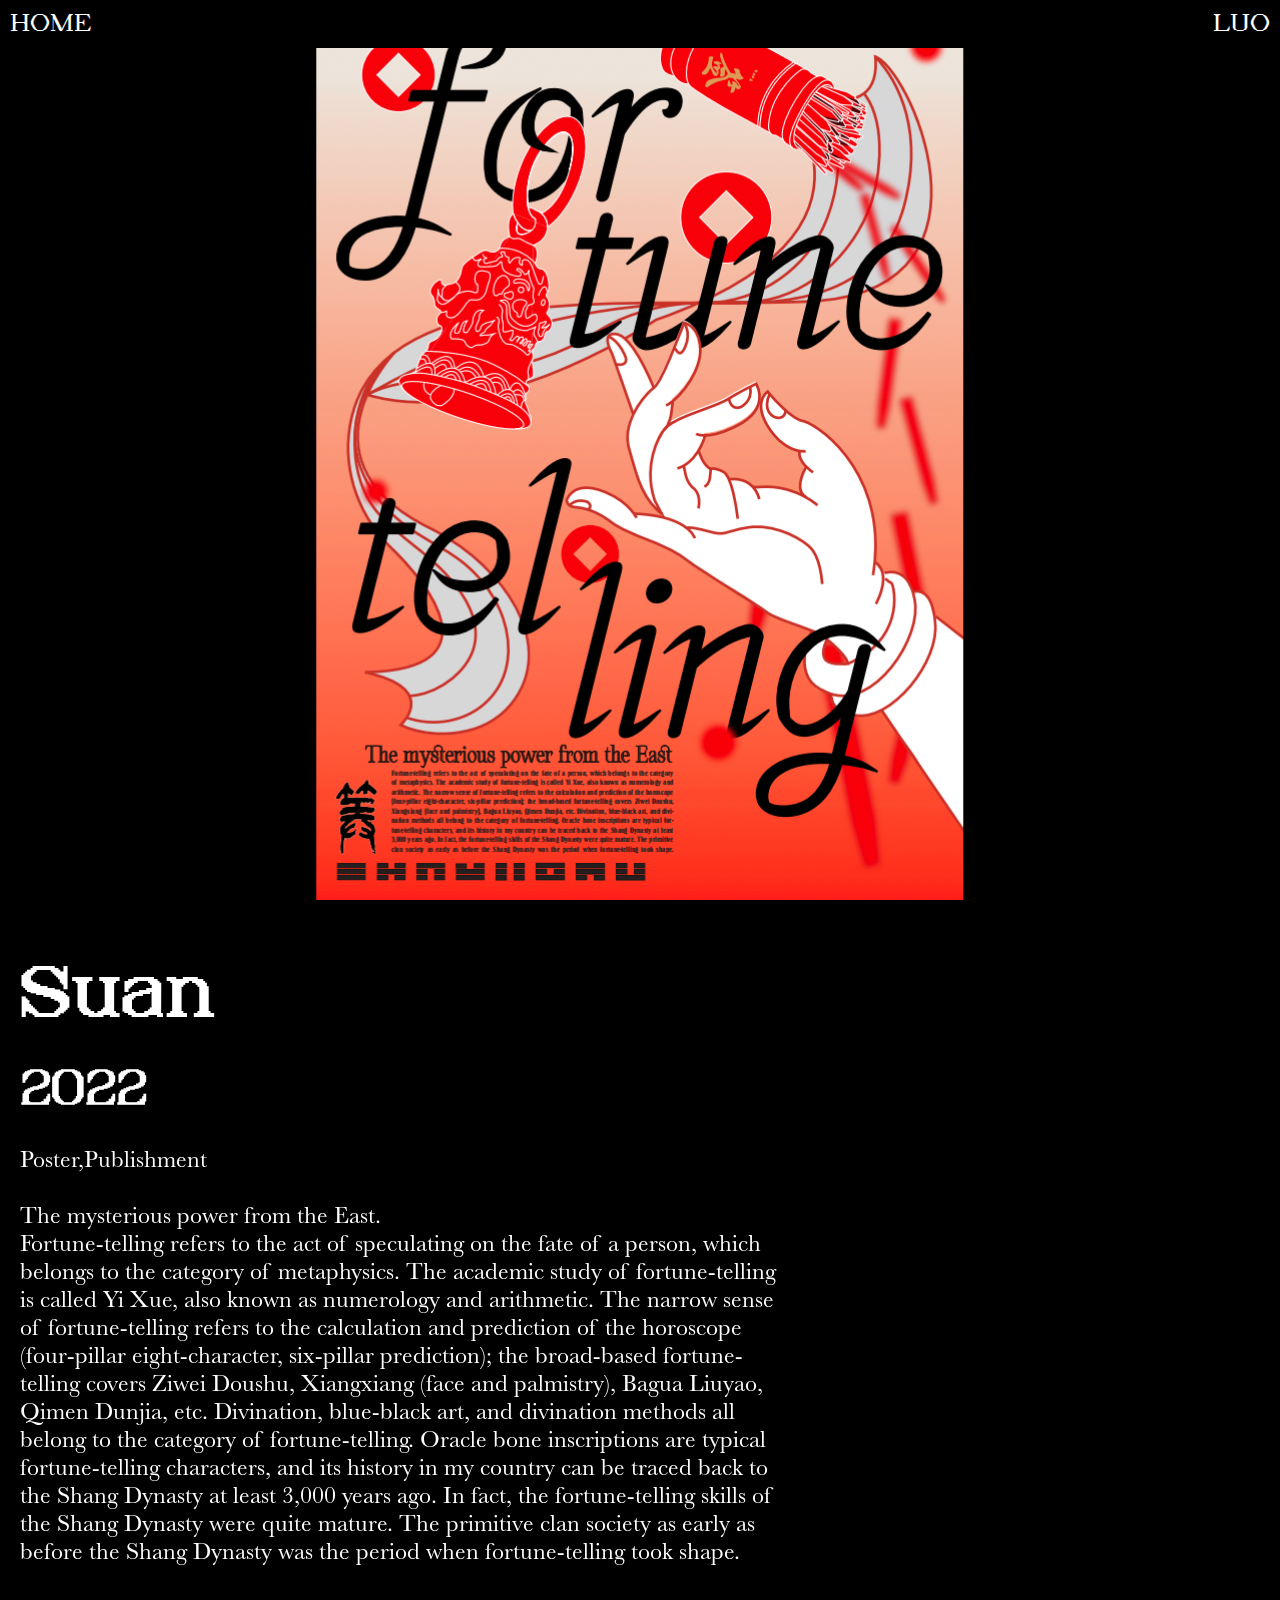
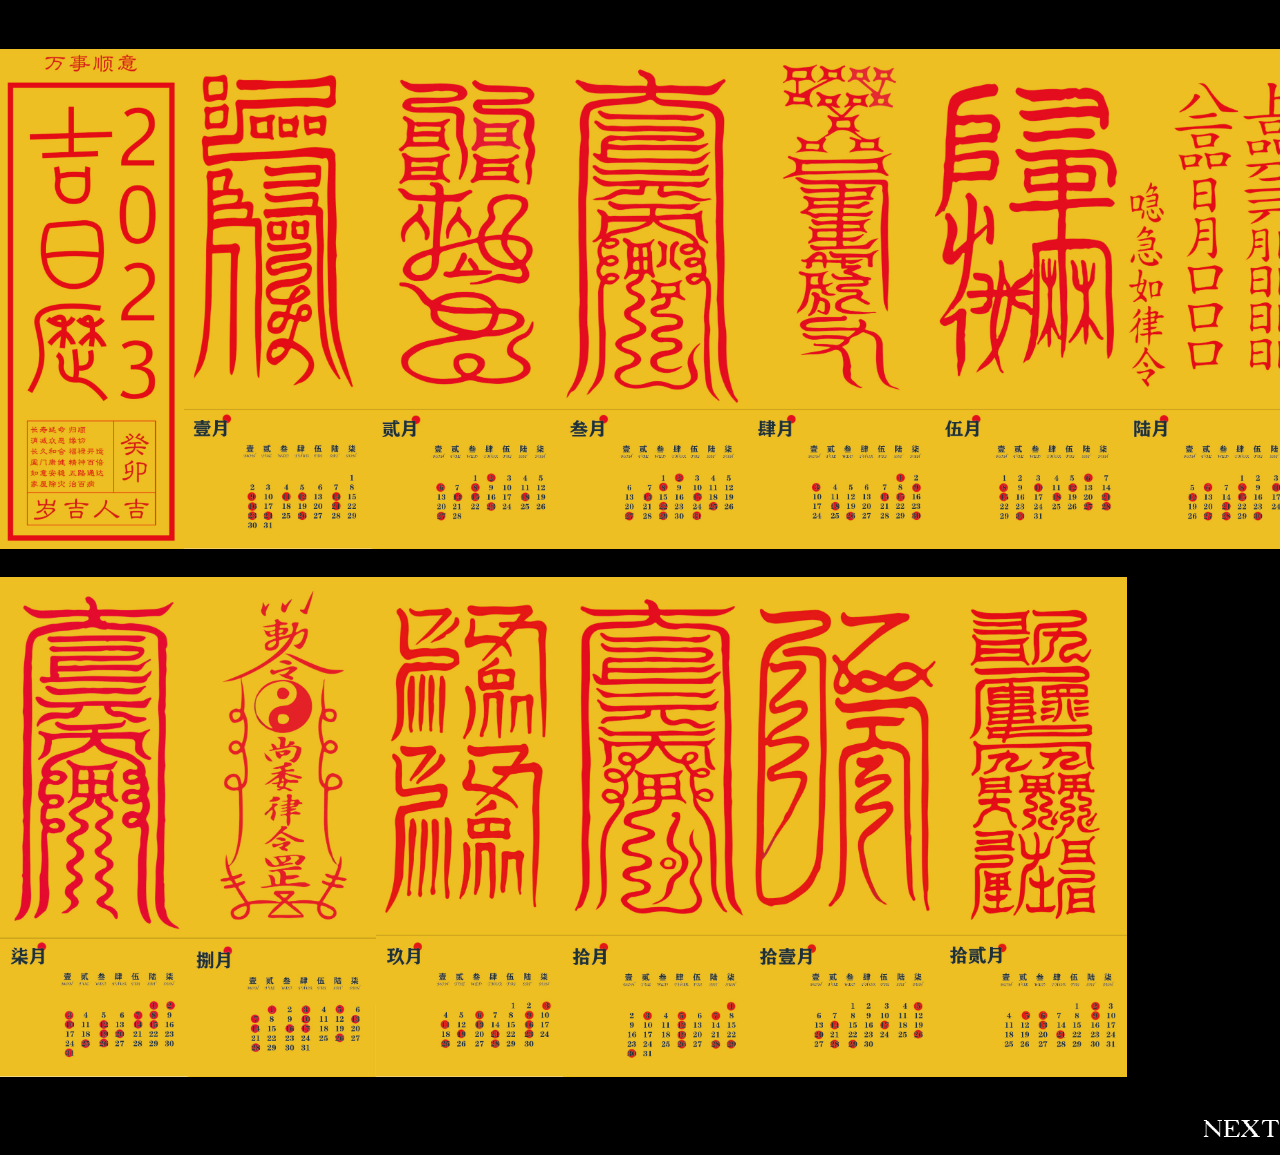
<file: suanming/index.html>
<!DOCTYPE html>
<html>
    <head>
        <meta charset="UTF-8" />
      <title>Suan</title>
      <style>
        *{
            margin: 0;
            padding: 0;
        }
        html{
        font-size: 12pt;
        width: 100%;
        height: 100%;
    }
    a{
        color: #fff;
        text-decoration: none;
        font-family: "My Custom Font";
    }
    body {
        background-color: rgb(0, 0, 0);
        width:100%;
        height: 100%;
        font-size: 18pt ;
        font-family: Verdana, Geneva, Tahoma, sans-serif;
        cursor: url('../未标题-11_画板 1.png'), 30px;
    }
    article{font-size: 18pt}
    h3 {
        font-size: 70px;
        color: rgb(255, 255, 255);
        font-family: "My Custom Font";
        width: 15%;}
    h4 {
        font-size: 48px;
        color: rgb(255, 255, 255);
        font-family: "My Custom Font";
        width: 10%;
    }
    @font-face {
        font-family: 'My Custom Font';
        src: url('../Digitany.ttf') format('truetype');
        font-weight: normal;
        font-style: normal;}
    p {  
        color: rgb(255, 255, 255);
        font-size: 24px;
        width: 60%;
        font-family: "My Custom Font 2";
      }
      @font-face {
        font-family: 'My Custom Font 2';
        src: url('../Baskerville.ttf') format('truetype');
        font-weight: normal;
        font-style: normal;
    }
    
        .fixed-content {
        width: 100%;
          position: fixed;
          background-color: #000;
          padding: 10px;
          z-index: 99999; 
          display: flex;
          align-items: center;
          justify-content: space-between;
        }
        h3:hover{
            background-color: rgb(255, 255, 255);
        color: #000;}h4:hover{
            background-color: rgb(255, 255, 255);
        color: #000;}p:hover{
            background-color: rgb(255, 255, 255);
        color: #000;}
        .fixed-image {
          position: fixed;
          left: 50%;
   	 top: 50%;
   	 transform: translate(-50%, -50%);
          z-index: -1;
        }
        video{
            max-width: 100%;
        }
        .oneline_video{
            display: flex;
            flex-direction: row;
        }
        .oneline_img{
            display: flex;
            flex-direction: row;
        }
        .bottom_menu{
            display: flex;
            height: 50px;
            align-items: center;
            justify-content: space-between;
        }
        .bac_IMG{
            /* width: 100%; */
            height: 100%;
        }
        .show_hide{
            display: none;
        }
      </style>
      </head>
    <body>
        <div class="fixed-content">
            <a href="../index.html" id="back">HOME</a>
            <a style="margin-right: 20px;" href="../index.html" id="back">LUO </a>
 </div>
        <br>
       <div style="width: 100%;height: 100%;"></div>

        <img id="bacImgshow" class="bac_IMG fixed-image" src="../截屏2023-05-12 15.23.02.png"/>
        <br>
            <h3 id="title_text" style="margin-left: 20px;">Suan </h3><br>
            <h4 style="margin-left: 20px;">2022</h4><br>
            <p style="margin-left: 20px;">
                Poster,Publishment<br><br>
                The mysterious power from the East.<br>
                Fortune-telling refers to the act of speculating on the fate of a person, which belongs to the category of metaphysics. The academic study of fortune-telling is called Yi Xue, also known as numerology and arithmetic. The narrow sense of fortune-telling refers to the calculation and prediction of the horoscope (four-pillar eight-character, six-pillar prediction); the broad-based fortune-telling covers Ziwei Doushu, Xiangxiang (face and palmistry), Bagua Liuyao, Qimen Dunjia, etc. Divination, blue-black art, and divination methods all belong to the category of fortune-telling. Oracle bone inscriptions are typical fortune-telling characters, and its history in my country can be traced back to the Shang Dynasty at least 3,000 years ago. In fact, the fortune-telling skills of the Shang Dynasty were quite mature. The primitive clan society as early as before the Shang Dynasty was the period when fortune-telling took shape.
            </p>
            <br>
            <br>
        </div>
        <br>
        <div class="oneline_img">
            <img  style="height: 500px;" src="日历封面.jpg"/>
            <img style="height: 500px;" src="日历_画板 1.jpg"/>
            <img  style="height: 500px;" src="日历_画板 1 副本-02.jpg"/>
          <img  style="height: 500px;" src="日历_画板 1 副本 2.jpg"/>
          <img style="height: 500px;" src="日历_画板 1 副本 3.jpg"/>
          <img style="height: 500px;" src="日历_画板 1 副本-12.jpg"/>
          <img style="height: 500px;" src="日历_画板 1 副本-13.jpg"/> 
         
         
        </div> 
        <br>
        <div class="oneline_img">
            <img  style="height: 500px;" src="日历_画板 1 副本 4-05.jpg"/>
            <img style="height: 500px;" src="日历_画板 1 副本 4-06.jpg"/><br>
            <img  style="height: 500px;" src="日历_画板 1 副本 4-07.jpg"/>
            <img style="height: 500px;" src="日历_画板 1 副本 4-08.jpg"/><br><img  style="height: 500px;" src="日历_画板 1 副本 4-09.jpg"/>
            <img style="height: 500px;" src="日历_画板 1 副本 4-10.jpg"/><br>
        </div>
        <br>
        <div class="bottom_menu">
            <a href="../index.html" id="back">    </a>
            <a href="../tape it up/index.html" id="back">NEXT</a>
        </div>
  
    </body>
    <script>
      (function(){
          let bacimg = document.getElementById('bacImgshow')
          let title_text = document.getElementById('title_text')
          console.log(title_text.style);
          // document.addEventListener("scroll",(e)=>{
          //    let _ = document.documentElement.scrollTop
          //    console.log(_);
          //    if(_>40){
          //     bacimg.classList.remove('show_hide')
          //    }
          //    if(_<40){
          //     bacimg.classList.add('show_hide')
          //    }
          // })
          moveCss()
          // 监听页面大小变化
          window.addEventListener('resize', function() {
              moveCss()
          });
          // 监听页面滚动
          window.addEventListener("scroll", () => {
              // 获取当前滚动位置
              const scrollY = window.scrollY;
              console.log(scrollY, 'scrollY--')
              if (/Android|webOS|iPhone|iPad|iPod|BlackBerry|IEMobile|Opera Mini/i.test(navigator.userAgent)) {
                  var element = document.getElementsByClassName('content'); 
                  // 获取元素距离页面顶部的距离
                  var distanceFromTop = element[0].offsetTop;
                  console.log('元素距离顶部的距离：' + distanceFromTop + ' 像素');
                  if(scrollY>distanceFromTop/3) {
                      element[0].style.backgroundColor = '#fff';
                      element[0].style.color = '#333';
                  } else {
                      element[0].style.backgroundColor = 'transparent';
                      element[0].style.color = '#fff';
                  }
  
                  if(scrollY>(distanceFromTop/3 + 100)) {
                      element[1].style.backgroundColor = '#fff';
                      element[1].style.color = '#333';
                  } else {
                      element[1].style.backgroundColor = 'transparent';
                      element[1].style.color = '#fff';
                  }
  
                  if(scrollY>(distanceFromTop/3 + 200)) {
                      element[2].style.backgroundColor = '#fff';
                      element[2].style.color = '#333';
                  } else {
                      element[2].style.backgroundColor = 'transparent';
                      element[2].style.color = '#fff';
                  }
              }
          })
      })()
      function moveCss() {
          // 获取所有元素
          var allBack = document.querySelectorAll('#back');
          
          var content = document.getElementsByClassName('content')[0];
          console.log(content);
          if (/Android|webOS|iPhone|iPad|iPod|BlackBerry|IEMobile|Opera Mini/i.test(navigator.userAgent)) {
              console.log("网页在移动端下");
              for (var i = 0; i < allBack.length; i++) {
                  allBack[i].style.fontSize = '60px';
              }
              content.style.fontSize = '60px';
          } else {
              for (var i = 0; i < allBack.length; i++) {
                  allBack[i].style.fontSize = '24px';
              }
              content.style.fontSize = '24px';
          }
      }
    </script>
   
 
</html>
</file>
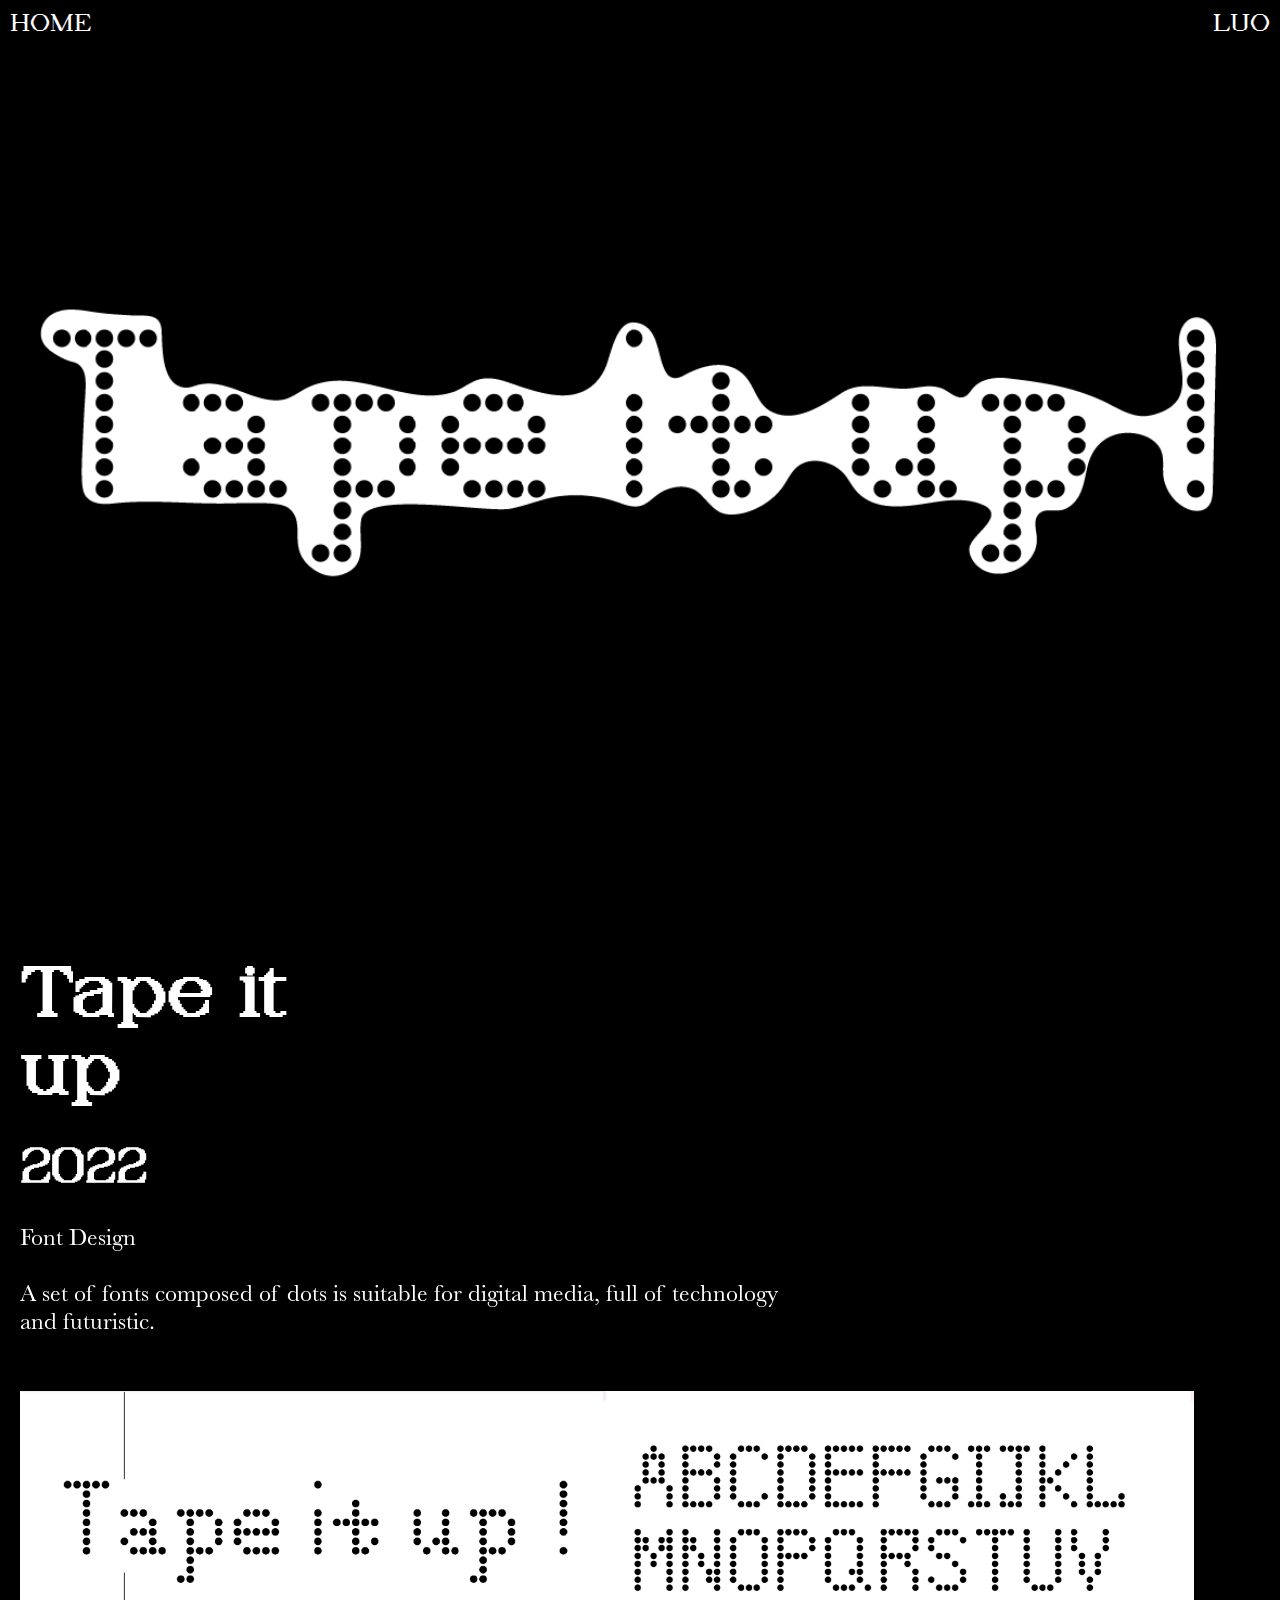
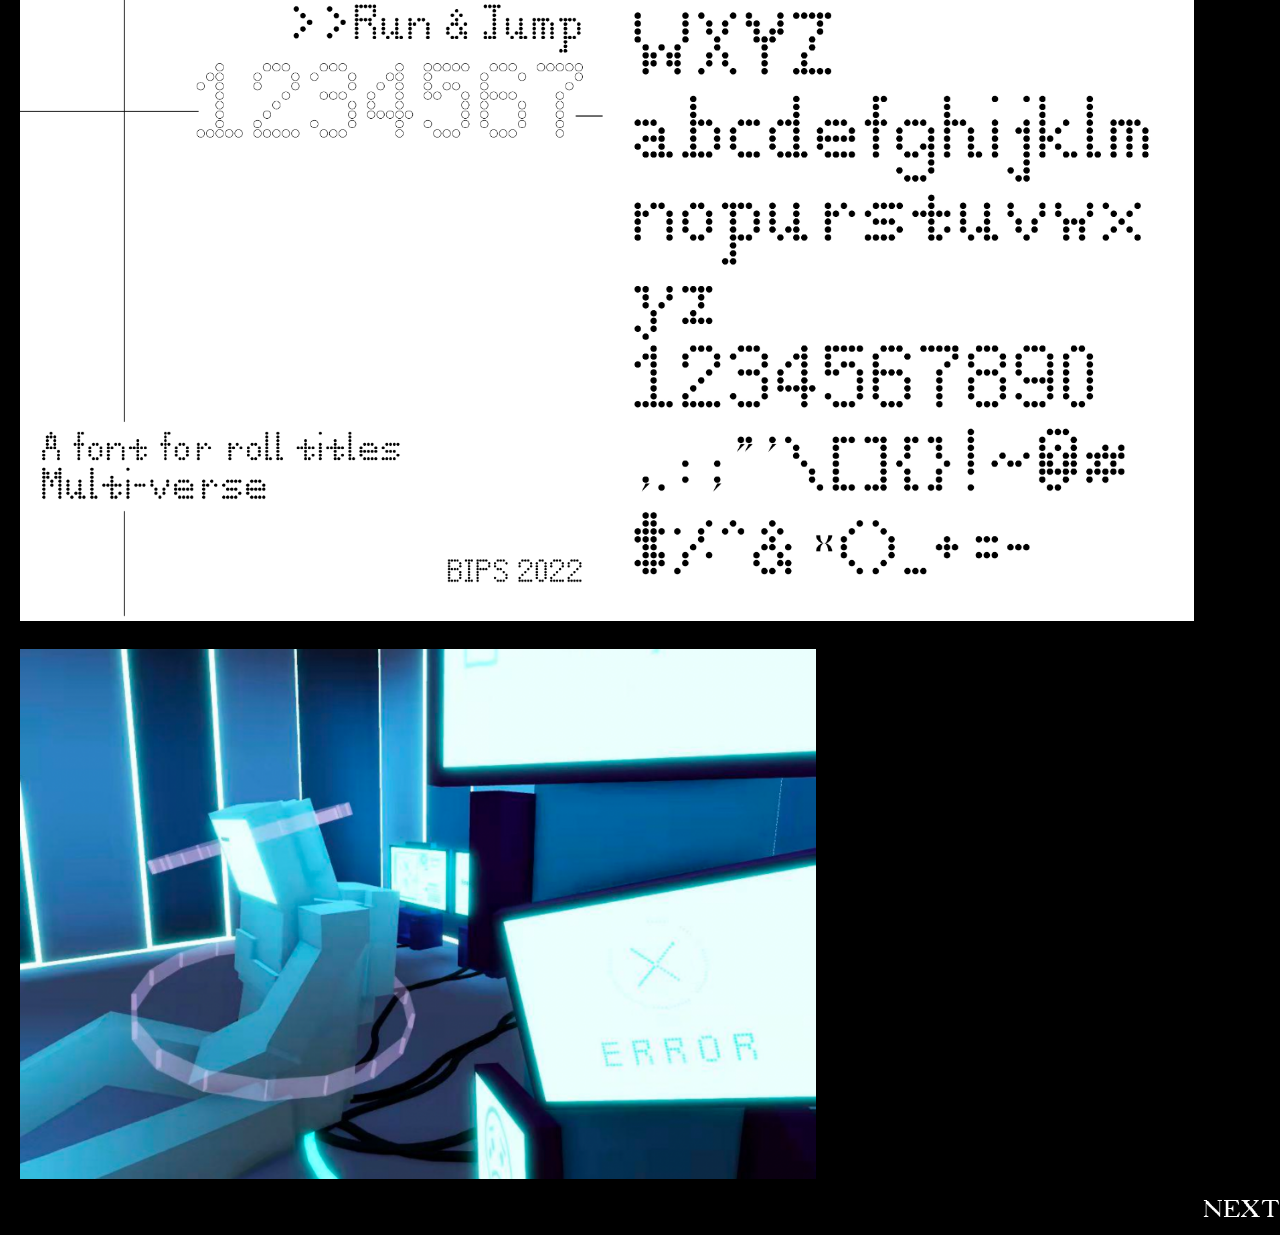
<file: tape it up/index.html>
<!DOCTYPE html>
<html>
    <head>
        <meta charset="UTF-8" />
      <title>Tape it up</title>
      <style>
        *{
            margin: 0;
            padding: 0;
        }
        html{
        font-size: 12pt;
        width: 100%;
        height: 100%;
    }
    a{
        color: #fff;
        text-decoration: none;
        font-family: "My Custom Font";
    }
    body {
        background-color: rgb(0, 0, 0);
        width:100%;
        height: 100%;
        font-size: 18pt ;
        font-family: Verdana, Geneva, Tahoma, sans-serif;
        cursor: url('../未标题-11_画板 1.png'), 30px;
    }
    article{font-size: 18pt}
    h3 {
        font-size: 70px;
        color: rgb(255, 255, 255);
        font-family: "My Custom Font";
        width: 30%;}
    h4 {
        font-size: 48px;
        color: rgb(255, 255, 255);
        font-family: "My Custom Font";
        width: 10%;
    }
    @font-face {
        font-family: 'My Custom Font';
        src: url('../Digitany.ttf') format('truetype');
        font-weight: normal;
        font-style: normal;}
    p {  
        color: rgb(255, 255, 255);
        font-size: 24px;
        width: 60%;
        font-family: "My Custom Font 2";
      }
      @font-face {
        font-family: 'My Custom Font 2';
        src: url('../Baskerville.ttf') format('truetype');
        font-weight: normal;
        font-style: normal;
    }
    
        .fixed-content {
        width: 100%;
          position: fixed;
          background-color: #000;
          padding: 10px;
          z-index: 99999; 
          display: flex;
          align-items: center;
          justify-content: space-between;
        }
        h3:hover{
            background-color: rgb(255, 255, 255);
        color: #000;}h4:hover{
            background-color: rgb(255, 255, 255);
        color: #000;}p:hover{
            background-color: rgb(255, 255, 255);
        color: #000;}
        .fixed-image {
          position: fixed;
          left: 50%;
   	 top: 50%;
   	 transform: translate(-50%, -50%);
          z-index: -1;
        }
        video{
            max-width: 100%;
        }
        .oneline_video{
            display: flex;
            flex-direction: row;
        }
        .oneline_img{
            display: flex;
            flex-direction: row;
            justify-content: space-between;
        }
        .bottom_menu{
            display: flex;
            height: 50px;
            align-items: center;
            justify-content: space-between;
        }
        .bac_IMG{
            /* width: 100%; */
            width: 100%;
        }
        .show_hide{
            display: none;
        }
      </style>
      </head>
    <body>
        <div class="fixed-content">
            <a href="../index.html" id="back">HOME</a>
            <a style="margin-right: 20px;" href="../index.html" id="back">LUO </a>
 </div>
        <br>
       <div style="width: 100%;height: 100%;"></div>

        <img id="bacImgshow" class="bac_IMG fixed-image" src="../web-08.png"/>
        <br>
            <h3 id="title_text" style="margin-left: 20px;">Tape it up</h3><br>
            <h4 style="margin-left: 20px;">2022</h4><br>
            <p style="margin-left: 20px;">
                Font Design<br><br>
                A set of fonts composed of dots is suitable for digital media, full of technology and futuristic.
            </p>
           <br> <br>
            <div class="oneline_img">
            <img style="height: 830px;background-color: #fff;margin-left: 20px;" src="张珞_设计实习作品集-08.png"/>
            </div>
            <br>
            <div class="oneline_img1"></div>
            <img style="height: 530px;background-color: #fff;margin-left: 20px;" src="截屏2023-05-12 15.18.20.png"/>
        </div>
        <br>
        <div class="bottom_menu">
          <a href="../flankton/index.html" id="back">     </a>
            <a href="../xiaocong/index.html" id="back">NEXT</a>
        </div>
  
    </body>
    <script>
      (function(){
          let bacimg = document.getElementById('bacImgshow')
          let title_text = document.getElementById('title_text')
          console.log(title_text.style);
          // document.addEventListener("scroll",(e)=>{
          //    let _ = document.documentElement.scrollTop
          //    console.log(_);
          //    if(_>40){
          //     bacimg.classList.remove('show_hide')
          //    }
          //    if(_<40){
          //     bacimg.classList.add('show_hide')
          //    }
          // })
          moveCss()
          // 监听页面大小变化
          window.addEventListener('resize', function() {
              moveCss()
          });
          // 监听页面滚动
          window.addEventListener("scroll", () => {
              // 获取当前滚动位置
              const scrollY = window.scrollY;
              console.log(scrollY, 'scrollY--')
              if (/Android|webOS|iPhone|iPad|iPod|BlackBerry|IEMobile|Opera Mini/i.test(navigator.userAgent)) {
                  var element = document.getElementsByClassName('content'); 
                  // 获取元素距离页面顶部的距离
                  var distanceFromTop = element[0].offsetTop;
                  console.log('元素距离顶部的距离：' + distanceFromTop + ' 像素');
                  if(scrollY>distanceFromTop/3) {
                      element[0].style.backgroundColor = '#fff';
                      element[0].style.color = '#333';
                  } else {
                      element[0].style.backgroundColor = 'transparent';
                      element[0].style.color = '#fff';
                  }
  
                  if(scrollY>(distanceFromTop/3 + 100)) {
                      element[1].style.backgroundColor = '#fff';
                      element[1].style.color = '#333';
                  } else {
                      element[1].style.backgroundColor = 'transparent';
                      element[1].style.color = '#fff';
                  }
  
                  if(scrollY>(distanceFromTop/3 + 200)) {
                      element[2].style.backgroundColor = '#fff';
                      element[2].style.color = '#333';
                  } else {
                      element[2].style.backgroundColor = 'transparent';
                      element[2].style.color = '#fff';
                  }
              }
          })
      })()
      function moveCss() {
          // 获取所有元素
          var allBack = document.querySelectorAll('#back');
          
          var content = document.getElementsByClassName('content')[0];
          console.log(content);
          if (/Android|webOS|iPhone|iPad|iPod|BlackBerry|IEMobile|Opera Mini/i.test(navigator.userAgent)) {
              console.log("网页在移动端下");
              for (var i = 0; i < allBack.length; i++) {
                  allBack[i].style.fontSize = '60px';
              }
              content.style.fontSize = '60px';
          } else {
              for (var i = 0; i < allBack.length; i++) {
                  allBack[i].style.fontSize = '24px';
              }
              content.style.fontSize = '24px';
          }
      }
    </script>
   
 
</html>
</file>
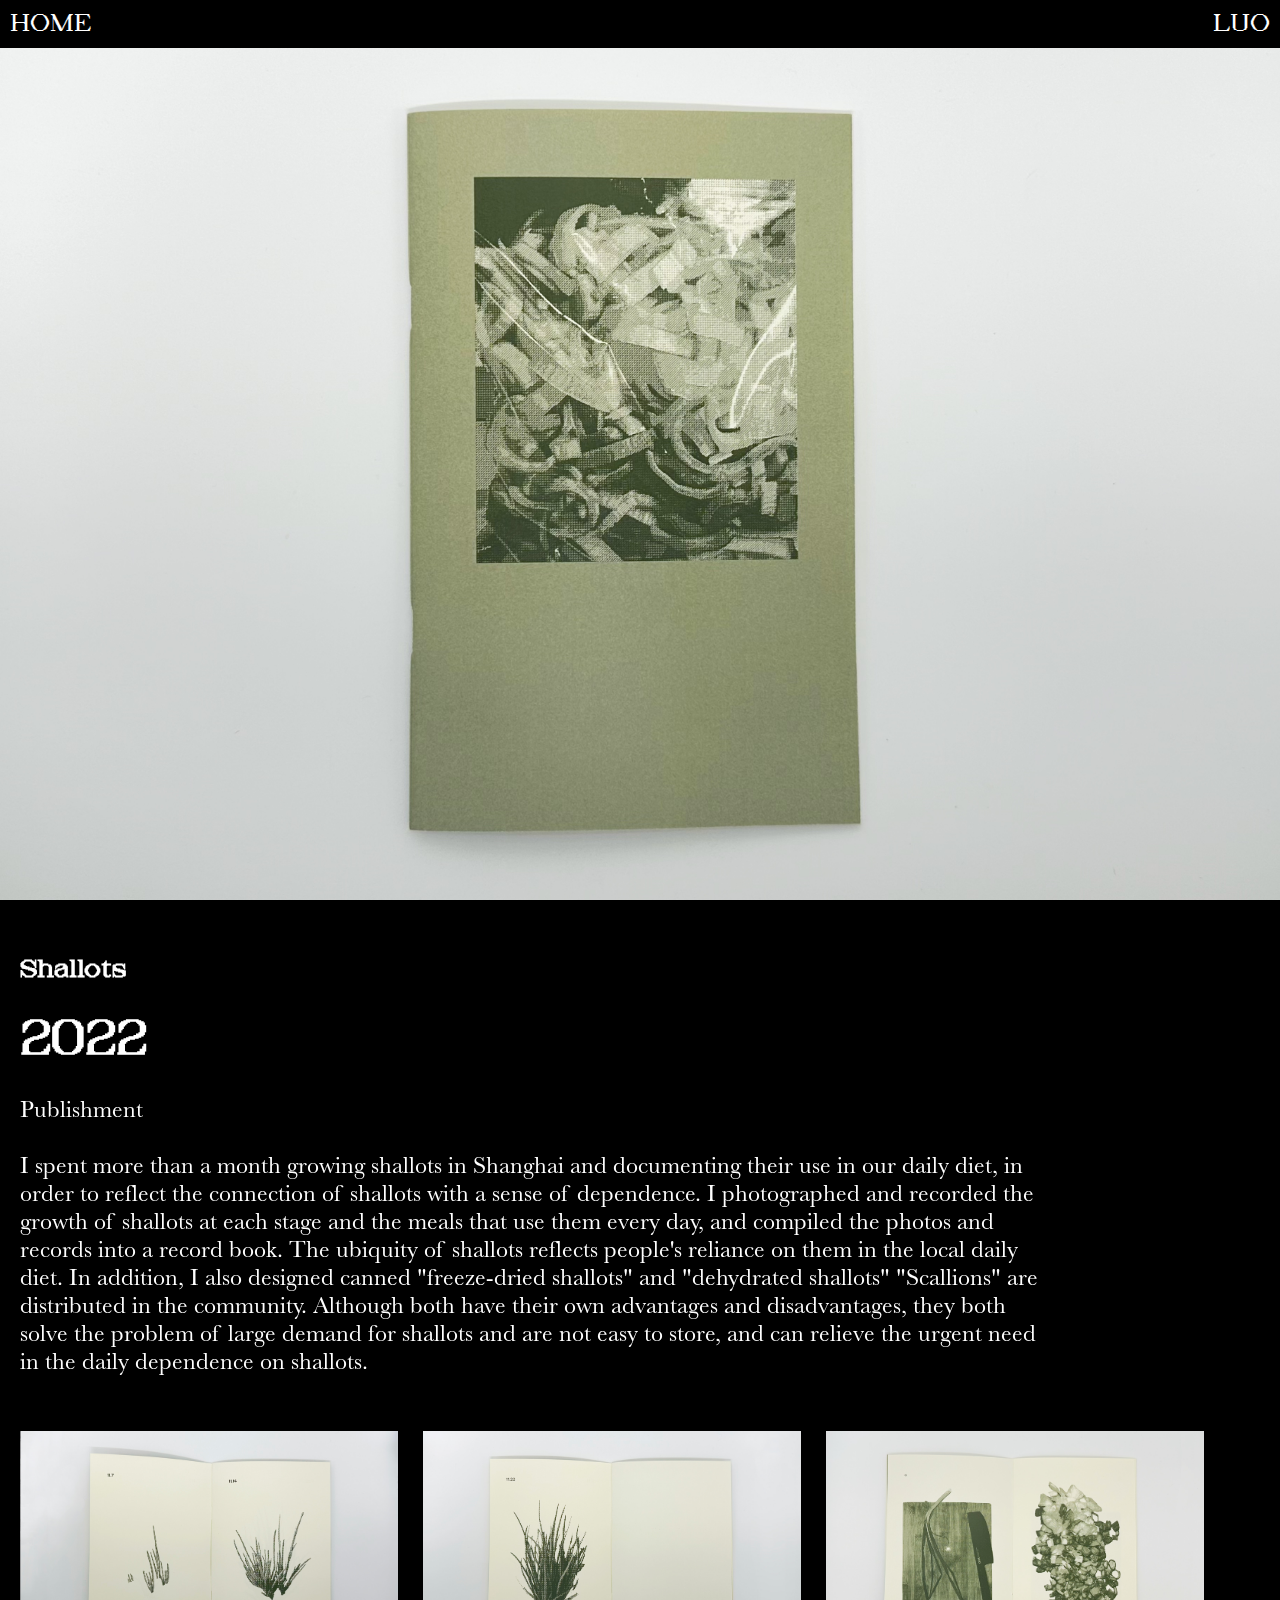
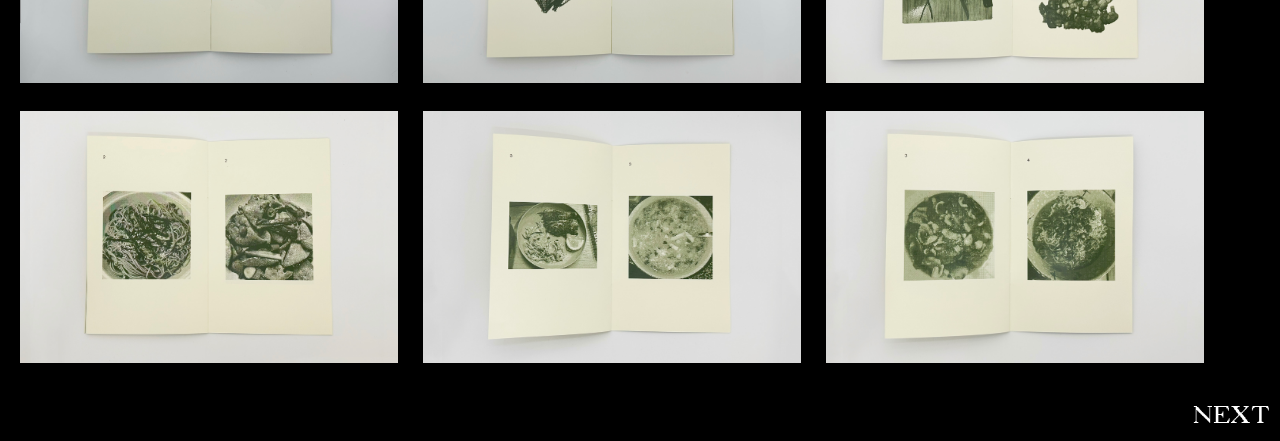
<file: xiaocong/index.html>
<!DOCTYPE html>
<html>
    <head>
        <meta charset="UTF-8" />
      <title>Shallots</title>
      <style>
        *{
            margin: 0;
            padding: 0;
        }
        html{
        font-size: 12pt;
        width: 100%;
        height: 100%;
    }
    a{
        color: #fff;
        text-decoration: none;
        font-family: "My Custom Font";
    }
    body {
        background-color: rgb(0, 0, 0);
        width:100%;
        height: 100%;
        font-size: 18pt ;
        font-family: Verdana, Geneva, Tahoma, sans-serif;
        cursor: url('../未标题-11_画板 1.png'), 30px;
    }
    article{font-size: 18pt}
    h3 {
        font-size: 70px;
        color: rgb(255, 255, 255);
        font-family: "My Custom Font";
        width: 30%;}
    h4 {
        font-size: 48px;
        color: rgb(255, 255, 255);
        font-family: "My Custom Font";
        width: 10%;
    }
    @font-face {
        font-family: 'My Custom Font';
        src: url('../Digitany.ttf') format('truetype');
        font-weight: normal;
        font-style: normal;}
    p {  
        color: rgb(255, 255, 255);
        font-size: 24px;
        width: 80%;
        font-family: "My Custom Font 2";
      }
      @font-face {
        font-family: 'My Custom Font 2';
        src: url('../Baskerville.ttf') format('truetype');
        font-weight: normal;
        font-style: normal;
    }
    
        .fixed-content {
        width: 100%;
          position: fixed;
          background-color: #000;
          padding: 10px;
          z-index: 99999; 
          display: flex;
          align-items: center;
          justify-content: space-between;
        }
        h3:hover{
            background-color: rgb(255, 255, 255);
        color: #000;}h4:hover{
            background-color: rgb(255, 255, 255);
        color: #000;}p:hover{
            background-color: rgb(255, 255, 255);
        color: #000;}
        .fixed-image {
          position: fixed;
          left: 50%;
   	 top: 50%;
   	 transform: translate(-50%, -50%);
          z-index: -1;
        }
        video{
            max-width: 100%;
        }
        .oneline_video{
            display: flex;
            flex-direction: row;
        }
        .oneline_img{
            display: flex;
            flex-direction: row;
            /* justify-content: space-between; */
            margin-left: 20px;
        }
        /* 设置所有图片样式 */
        .oneline_img img {
            width: 30%;
        }
        /* 设置第二个图片样式 */
        .oneline_img img:nth-child(2){
            margin: 0px 2%;
        }
        .oneline_img1{
            display: flex;
            flex-direction: row;
            justify-content: space-between;
        }
        .bottom_menu{
            display: flex;
            height: 50px;
            align-items: center;
            justify-content: space-between;
        }
        .bac_IMG{
            /* width: 100%; */
            max-height: 100%;
        }
        .show_hide{
            display: none;
        }
      </style>
      </head>
    <body>
        <div class="fixed-content">
            <a href="../index.html" id="back">HOME</a>
            <a style="margin-right: 20px;" href="../index.html" id="back">LUO </a>
 </div>
        <br>
       <div style="width: 100%;height: 100%;"></div>

        <img id="bacImgshow" class="bac_IMG fixed-image" src="IMG_5005.JPG"/>
        <br>
            <h3 id="title_text" style="margin-left: 20px;" class="content">Shallots</h3><br>
            <h4 style="margin-left: 20px;width: 140px;" class="content">2022</h4><br>
            <p style="margin-left: 20px;" class="content">
                Publishment<br><br>
                I spent more than a month growing shallots in Shanghai and documenting their use in our daily diet, in order to reflect the connection of shallots with a sense of dependence. I photographed and recorded the growth of shallots at each stage and the meals that use them every day, and compiled the photos and records into a record book. The ubiquity of shallots reflects people's reliance on them in the local daily diet. In addition, I also designed canned "freeze-dried shallots" and "dehydrated shallots"
"Scallions" are distributed in the community. Although both have their own advantages and disadvantages, they both solve the problem of large demand for shallots and are not easy to store, and can relieve the urgent need in the daily dependence on shallots.</p>
           <br> <br>
            <div class="oneline_img">
                <img src="IMG_5006.jpg"/>
                <img src="IMG_5007.jpg"/>
                <img src="IMG_5008.JPG"/>
            </div>
            <br>
            <div class="oneline_img1"></div>
            <div class="oneline_img">
                <img src="IMG_5009.jpg"/>
                <img src="IMG_5010.jpg"/>
                <img src="IMG_5011.jpg"/>
            </div>
        </div>
        <br>
        <div class="bottom_menu">
          <a href="../flankton/index.html" id="back">     </a>
            <a href="../xunzong/index.html" style="margin-right: 10px;" id="back">NEXT</a>
        </div>
  
  </body>
  <script>
    (function(){
        let bacimg = document.getElementById('bacImgshow')
        let title_text = document.getElementById('title_text')
        console.log(title_text.style);
        // document.addEventListener("scroll",(e)=>{
        //    let _ = document.documentElement.scrollTop
        //    console.log(_);
        //    if(_>40){
        //     bacimg.classList.remove('show_hide')
        //    }
        //    if(_<40){
        //     bacimg.classList.add('show_hide')
        //    }
        // })
        moveCss()
        // 监听页面大小变化
        window.addEventListener('resize', function() {
            moveCss()
        });
        // 监听页面滚动
        window.addEventListener("scroll", () => {
            // 获取当前滚动位置
            const scrollY = window.scrollY;
            console.log(scrollY, 'scrollY--')
            if (/Android|webOS|iPhone|iPad|iPod|BlackBerry|IEMobile|Opera Mini/i.test(navigator.userAgent)) {
                var element = document.getElementsByClassName('content'); 
                // 获取元素距离页面顶部的距离
                var distanceFromTop = element[0].offsetTop;
                console.log('元素距离顶部的距离：' + distanceFromTop + ' 像素');
                if(scrollY>distanceFromTop/3) {
                    element[0].style.backgroundColor = '#fff';
                    element[0].style.color = '#333';
                } else {
                    element[0].style.backgroundColor = 'transparent';
                    element[0].style.color = '#fff';
                }

                if(scrollY>(distanceFromTop/3 + 100)) {
                    element[1].style.backgroundColor = '#fff';
                    element[1].style.color = '#333';
                } else {
                    element[1].style.backgroundColor = 'transparent';
                    element[1].style.color = '#fff';
                }

                if(scrollY>(distanceFromTop/3 + 200)) {
                    element[2].style.backgroundColor = '#fff';
                    element[2].style.color = '#333';
                } else {
                    element[2].style.backgroundColor = 'transparent';
                    element[2].style.color = '#fff';
                }
            }
        })
    })()
    function moveCss() {
        // 获取所有元素
        var allBack = document.querySelectorAll('#back');
        
        var content = document.getElementsByClassName('content')[0];
        console.log(content);
        if (/Android|webOS|iPhone|iPad|iPod|BlackBerry|IEMobile|Opera Mini/i.test(navigator.userAgent)) {
            console.log("网页在移动端下");
            for (var i = 0; i < allBack.length; i++) {
                allBack[i].style.fontSize = '60px';
            }
            content.style.fontSize = '60px';
        } else {
            for (var i = 0; i < allBack.length; i++) {
                allBack[i].style.fontSize = '24px';
            }
            content.style.fontSize = '24px';
        }
    }
  </script>
 
</html>
</file>
